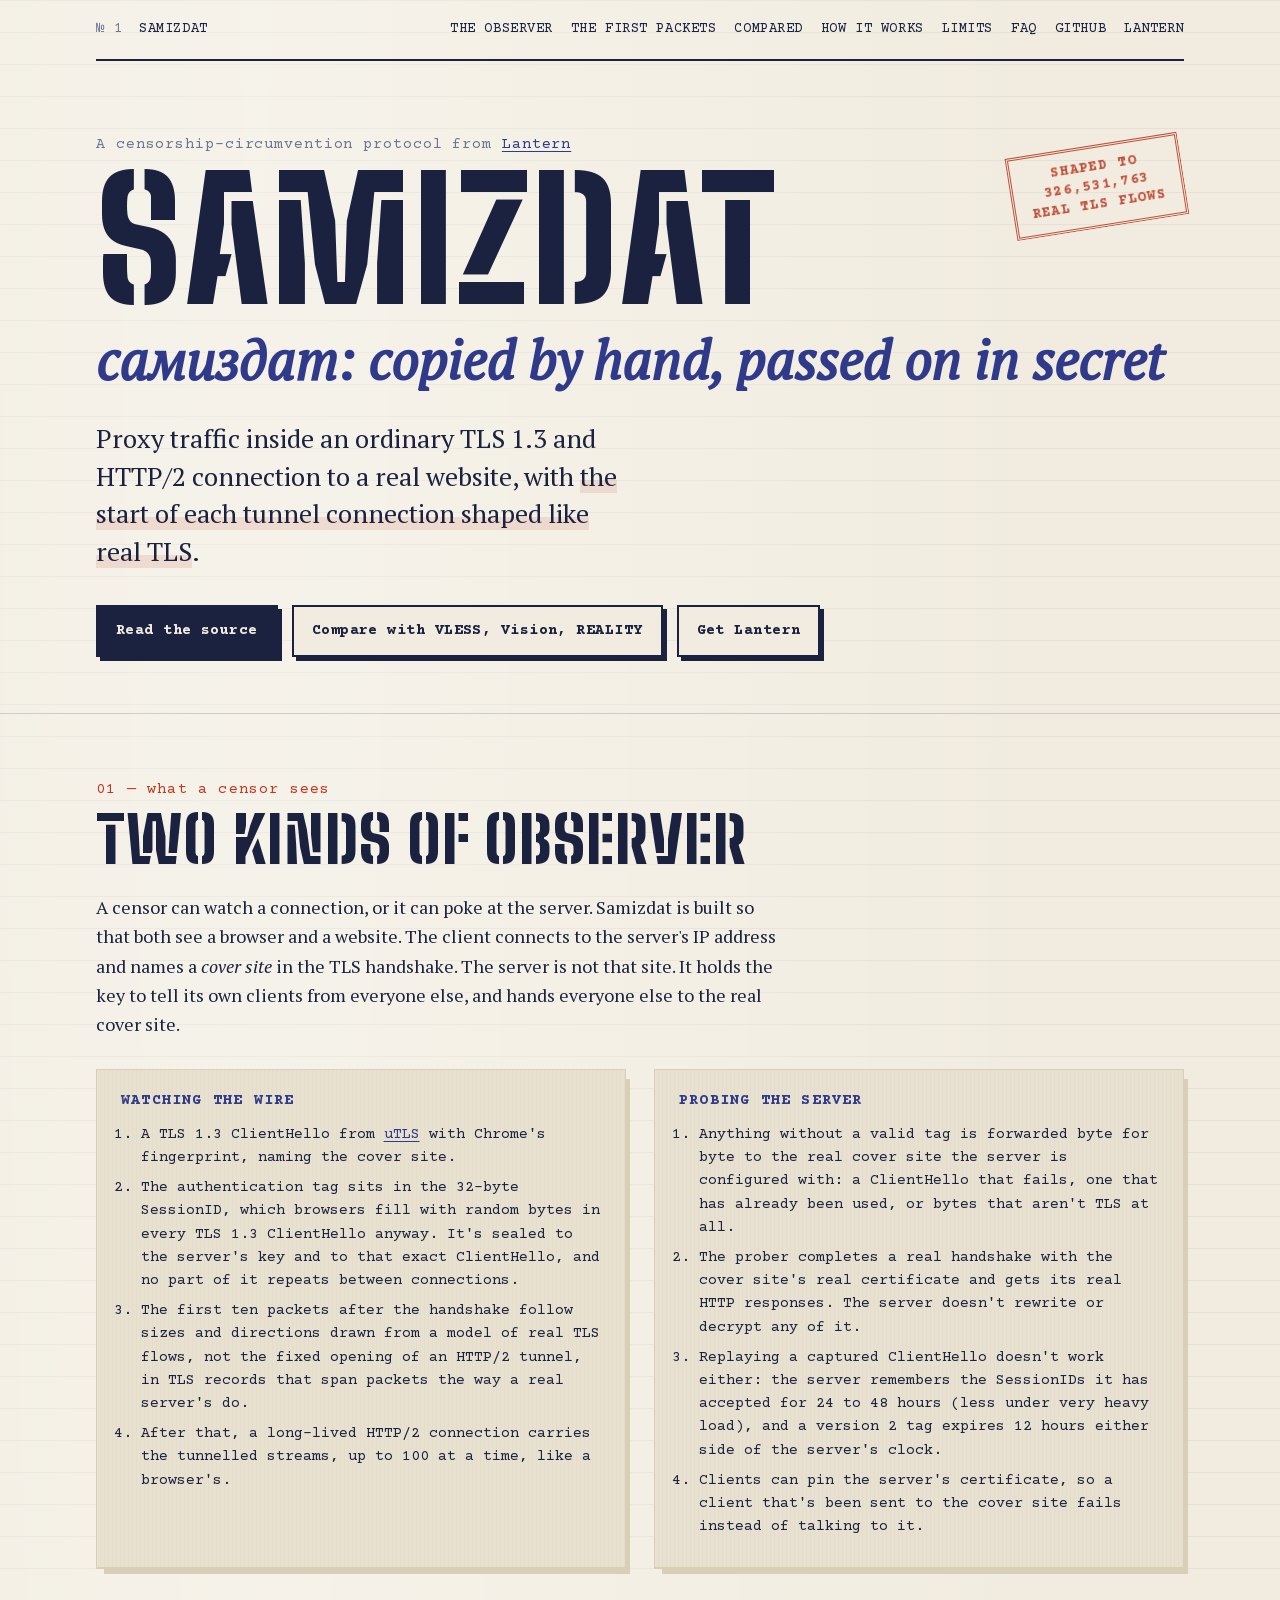
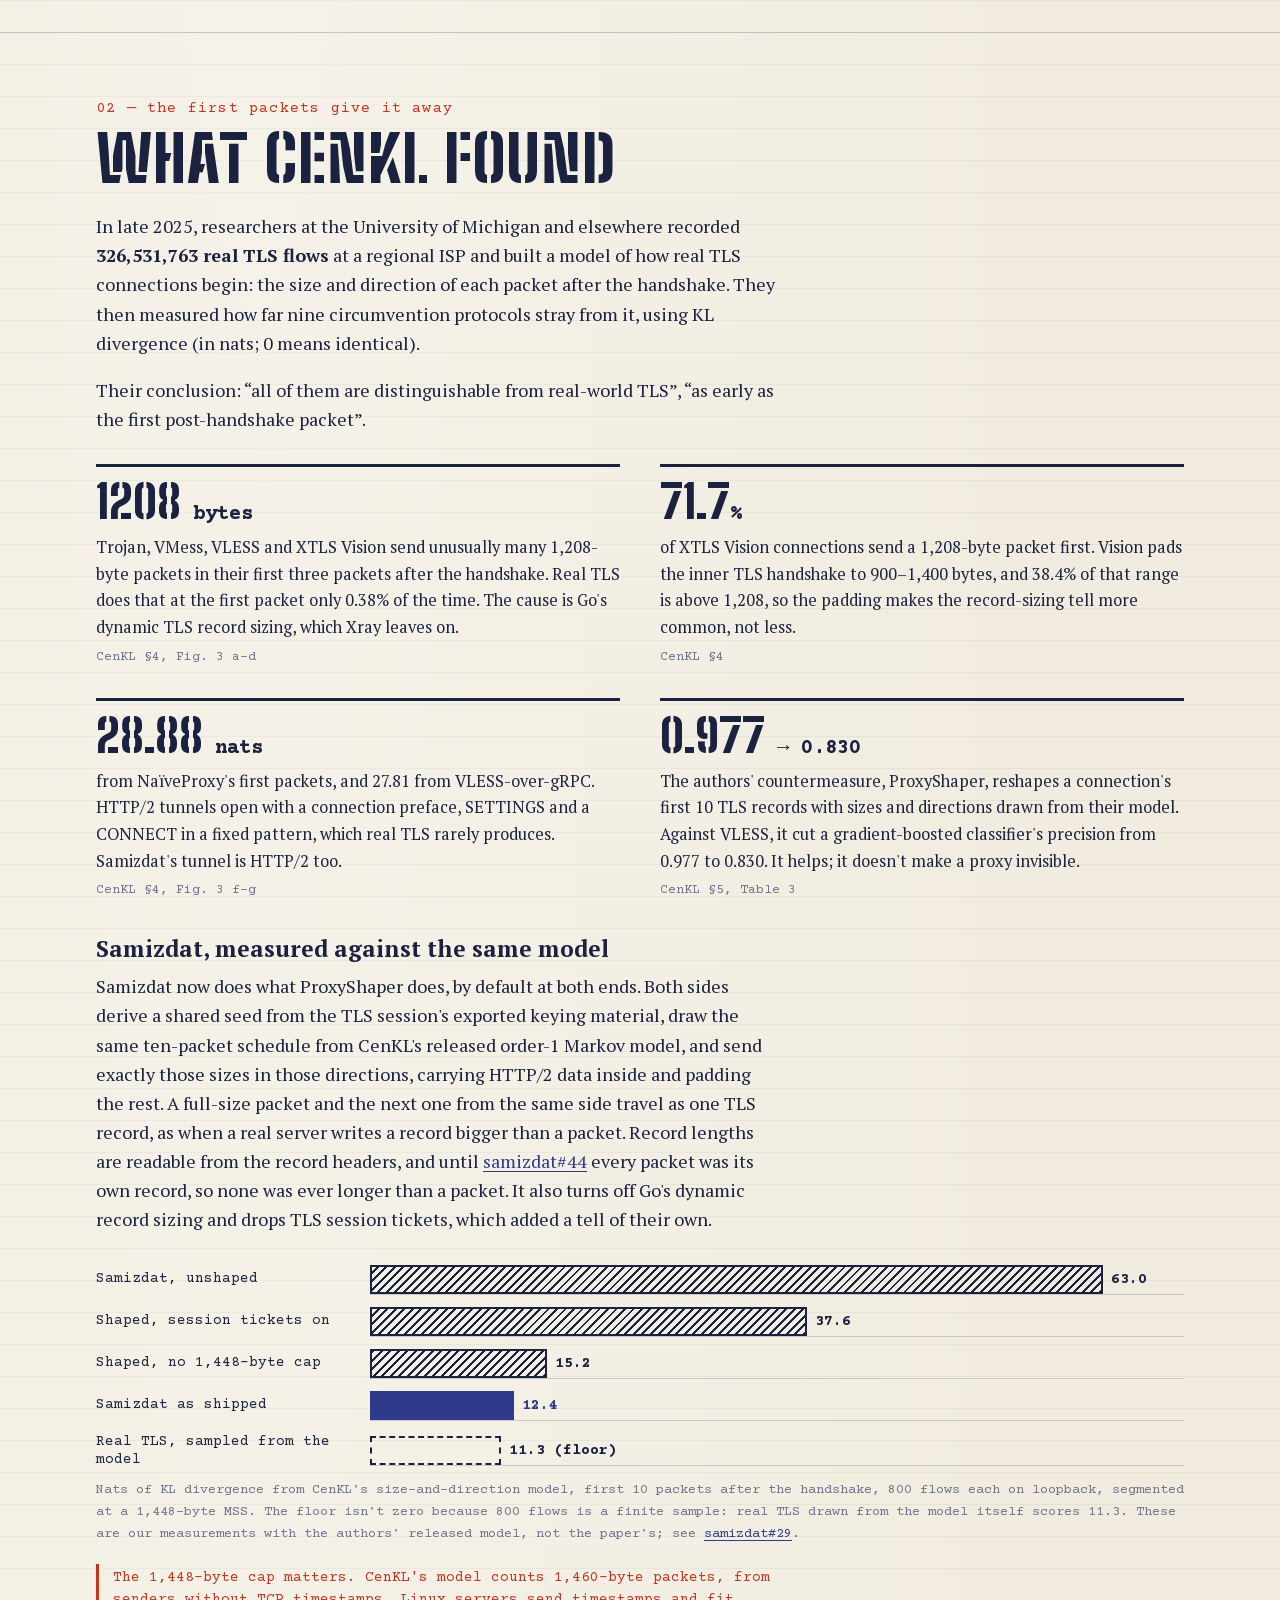
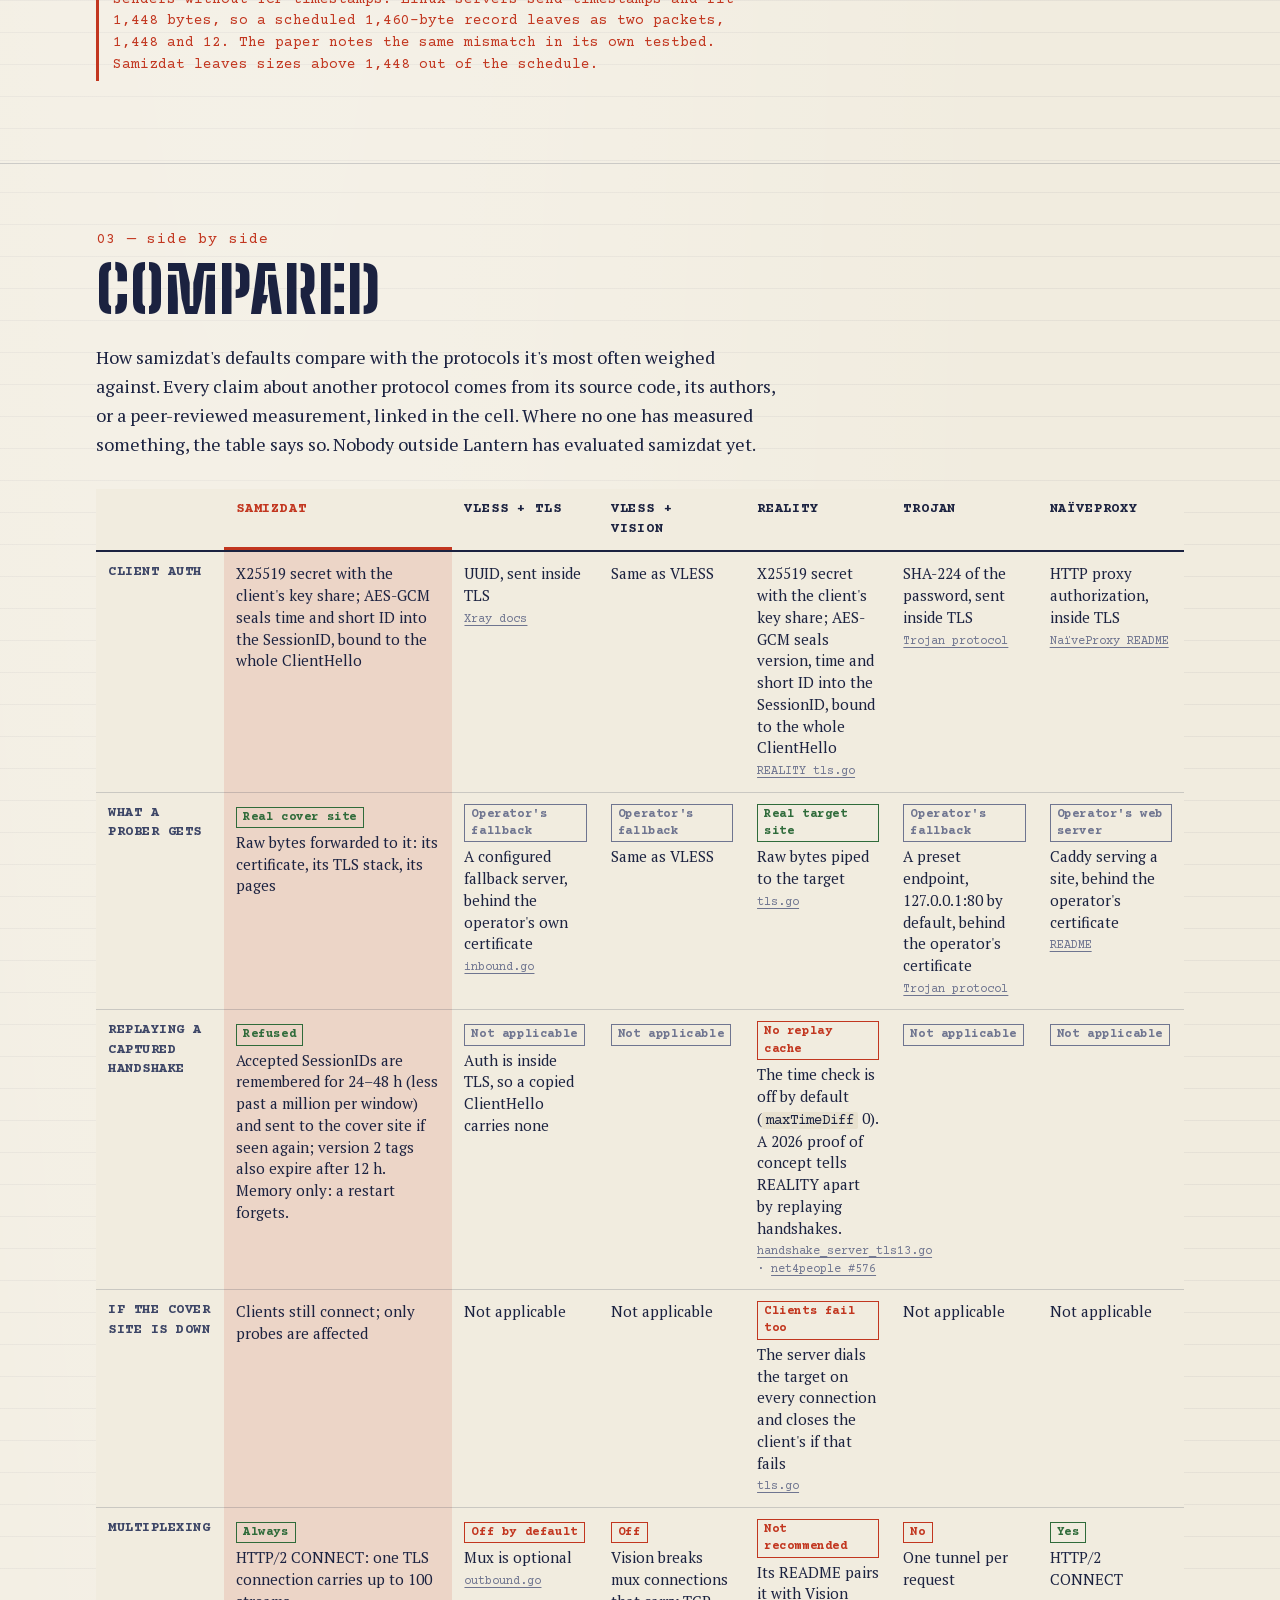
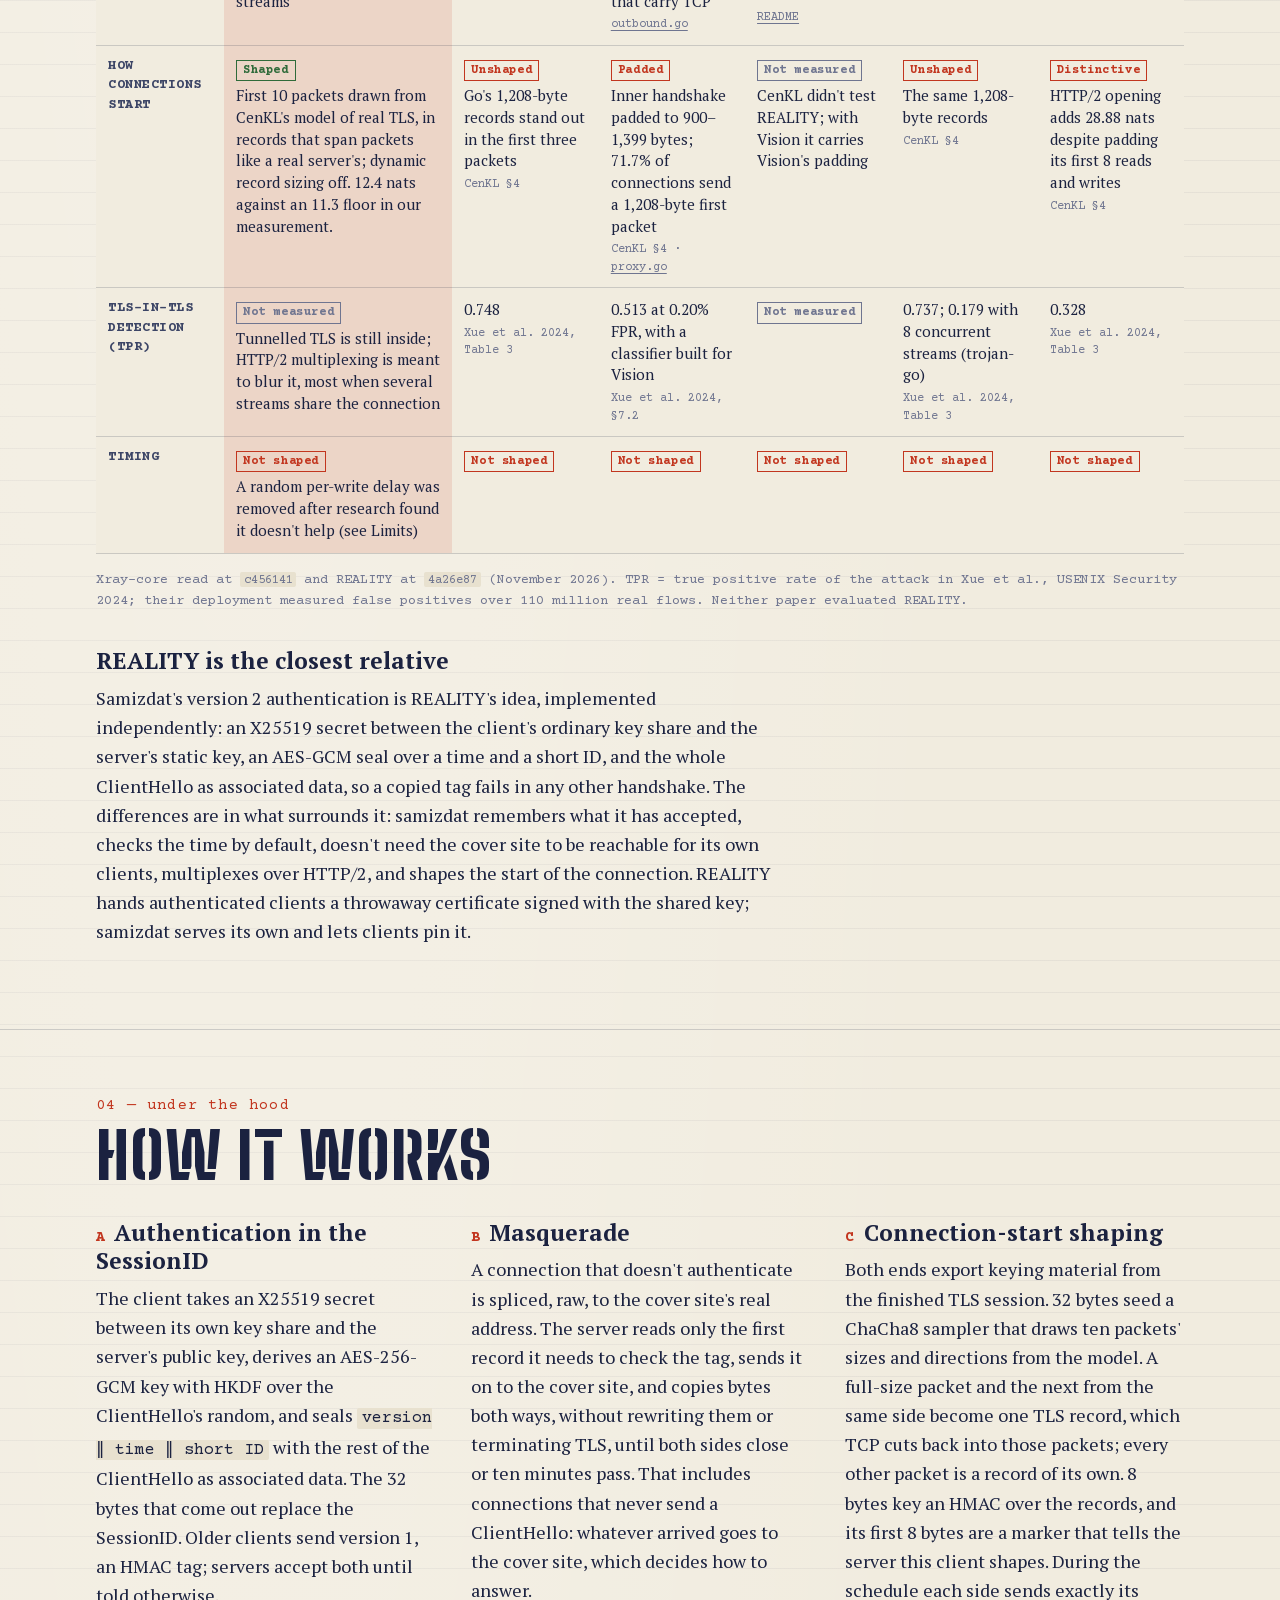
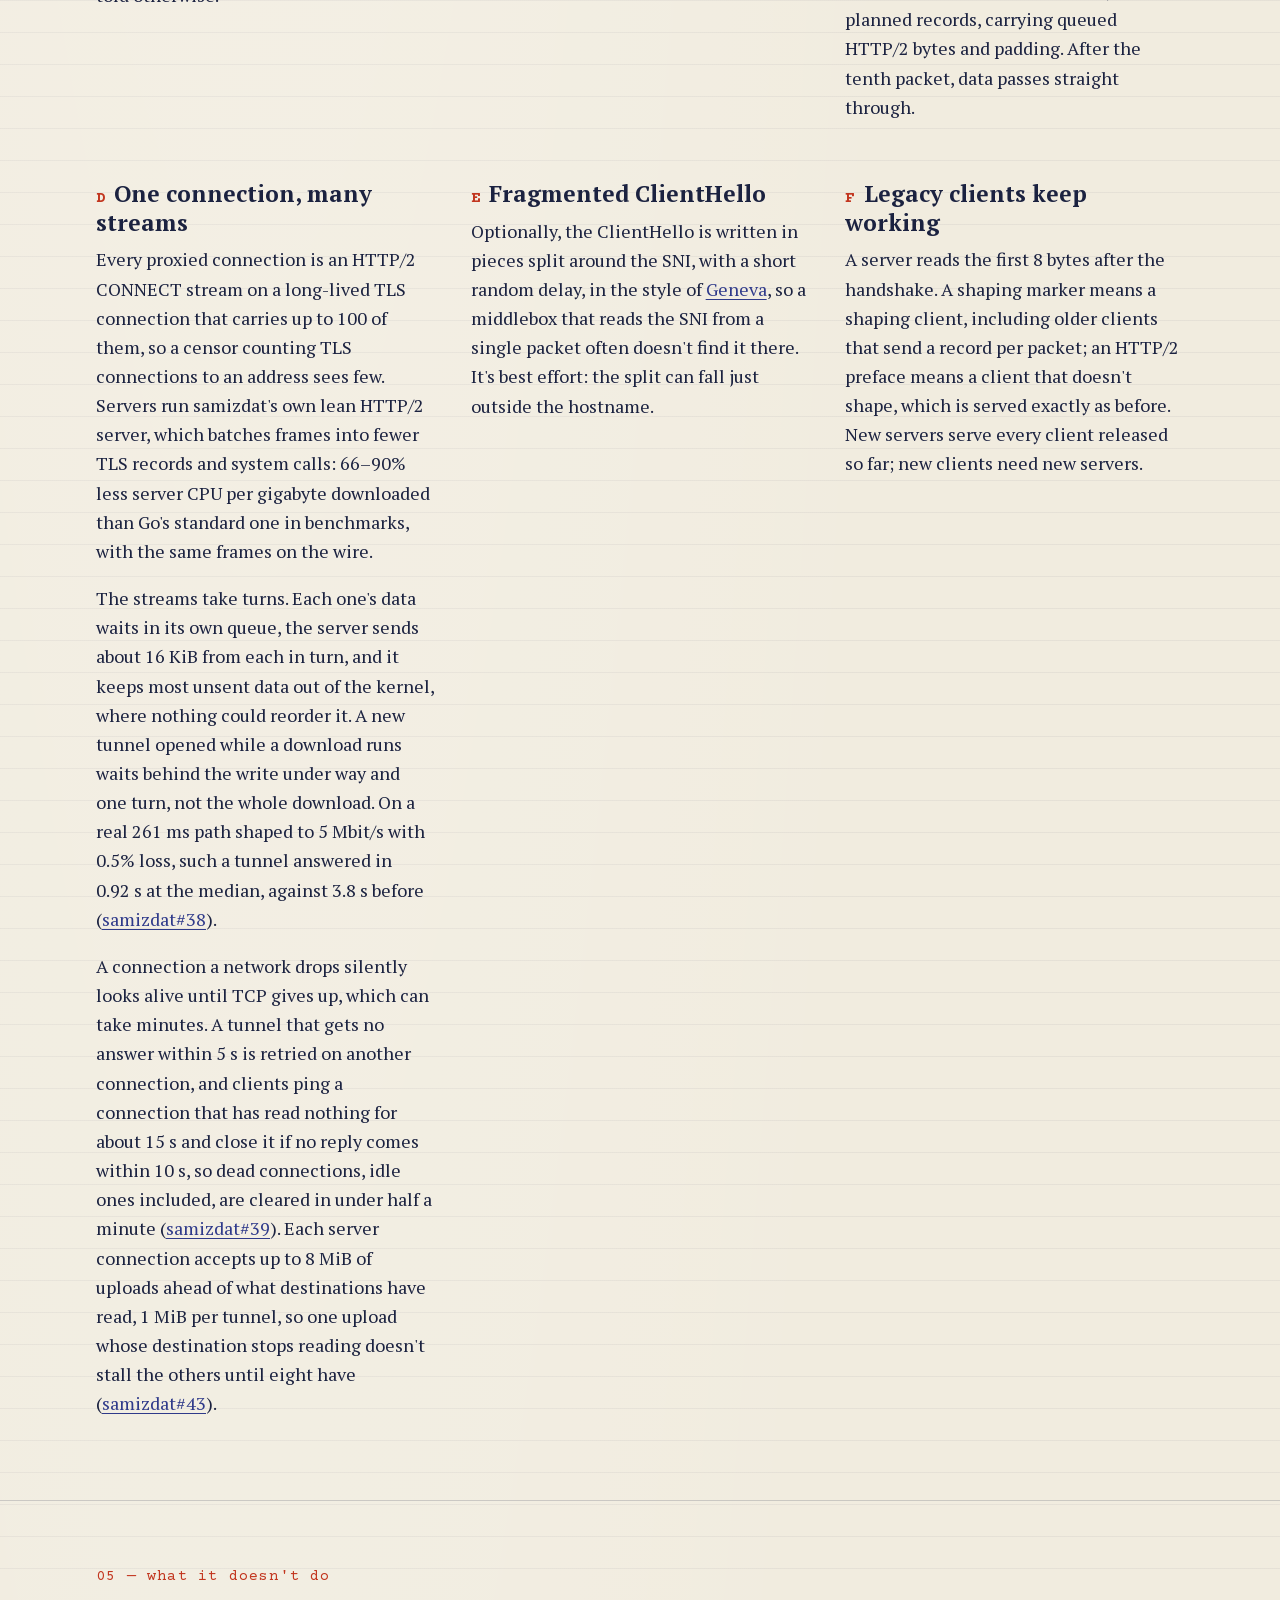
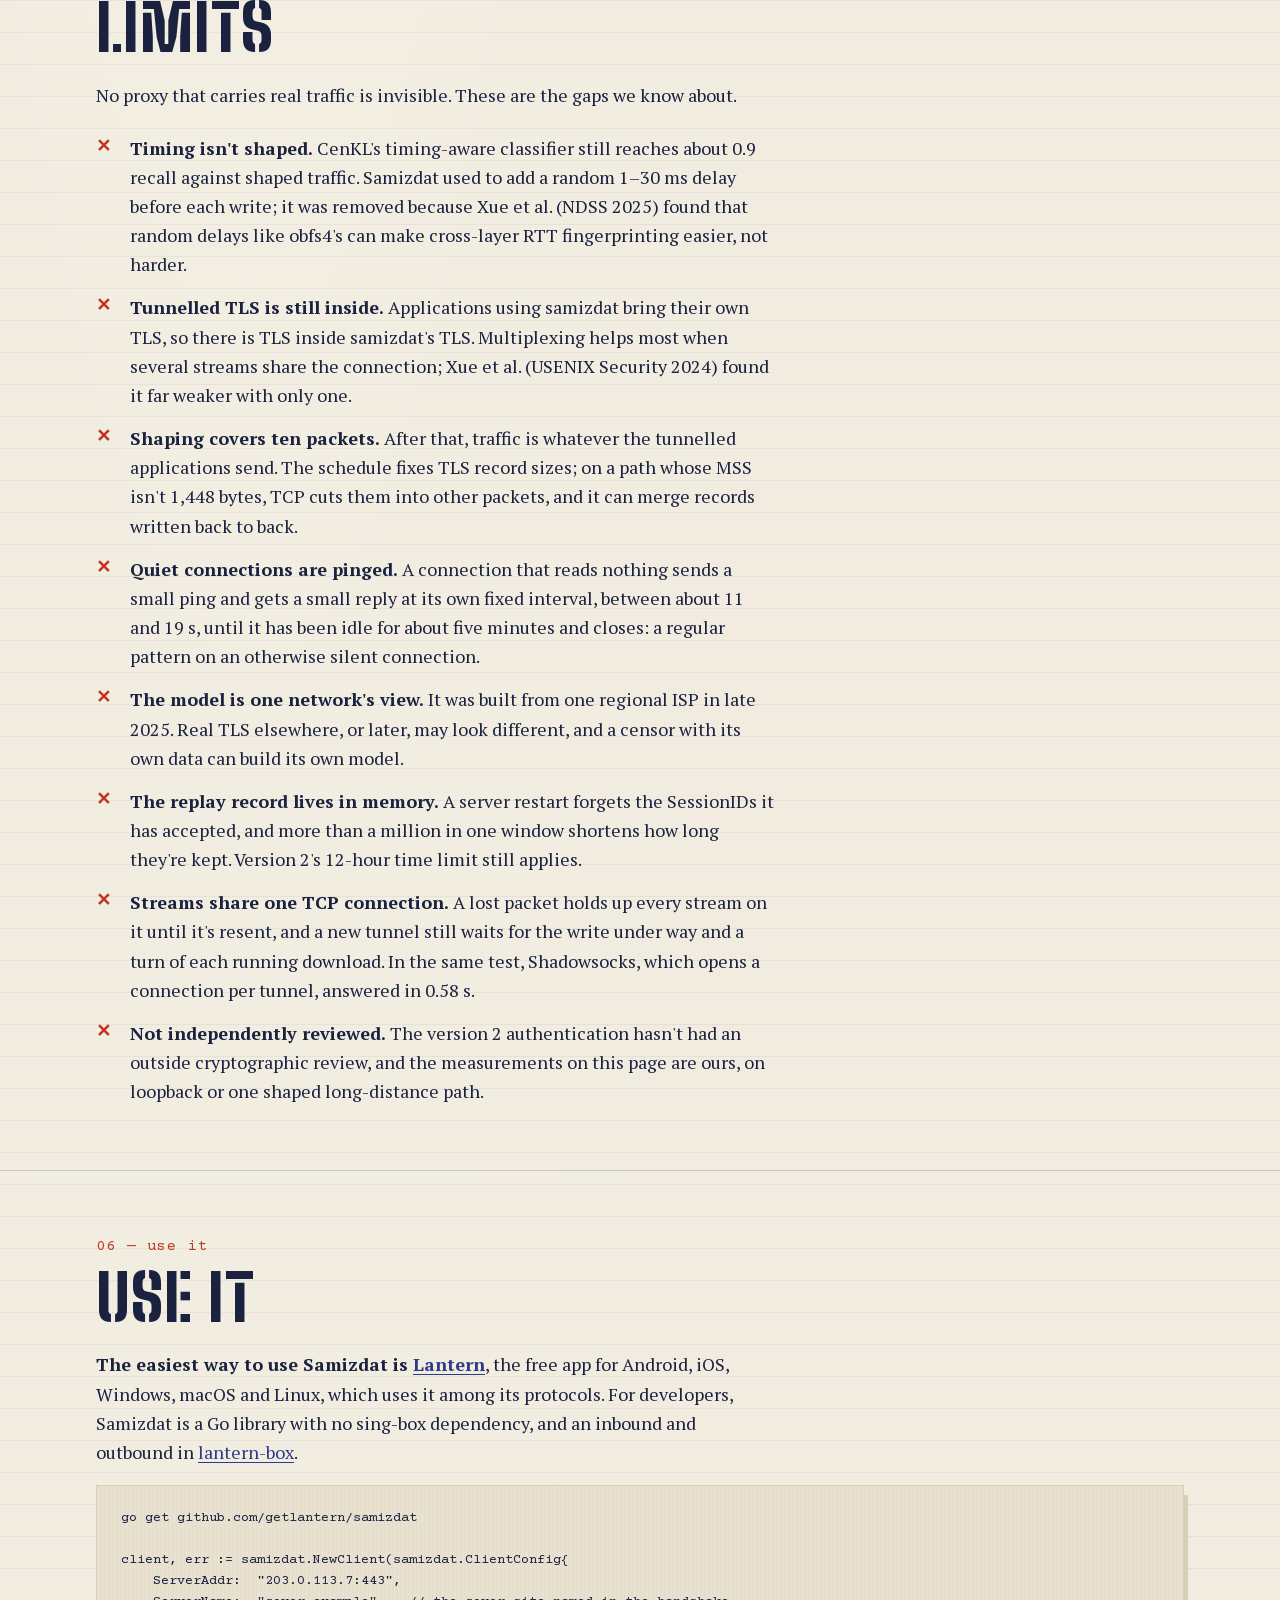
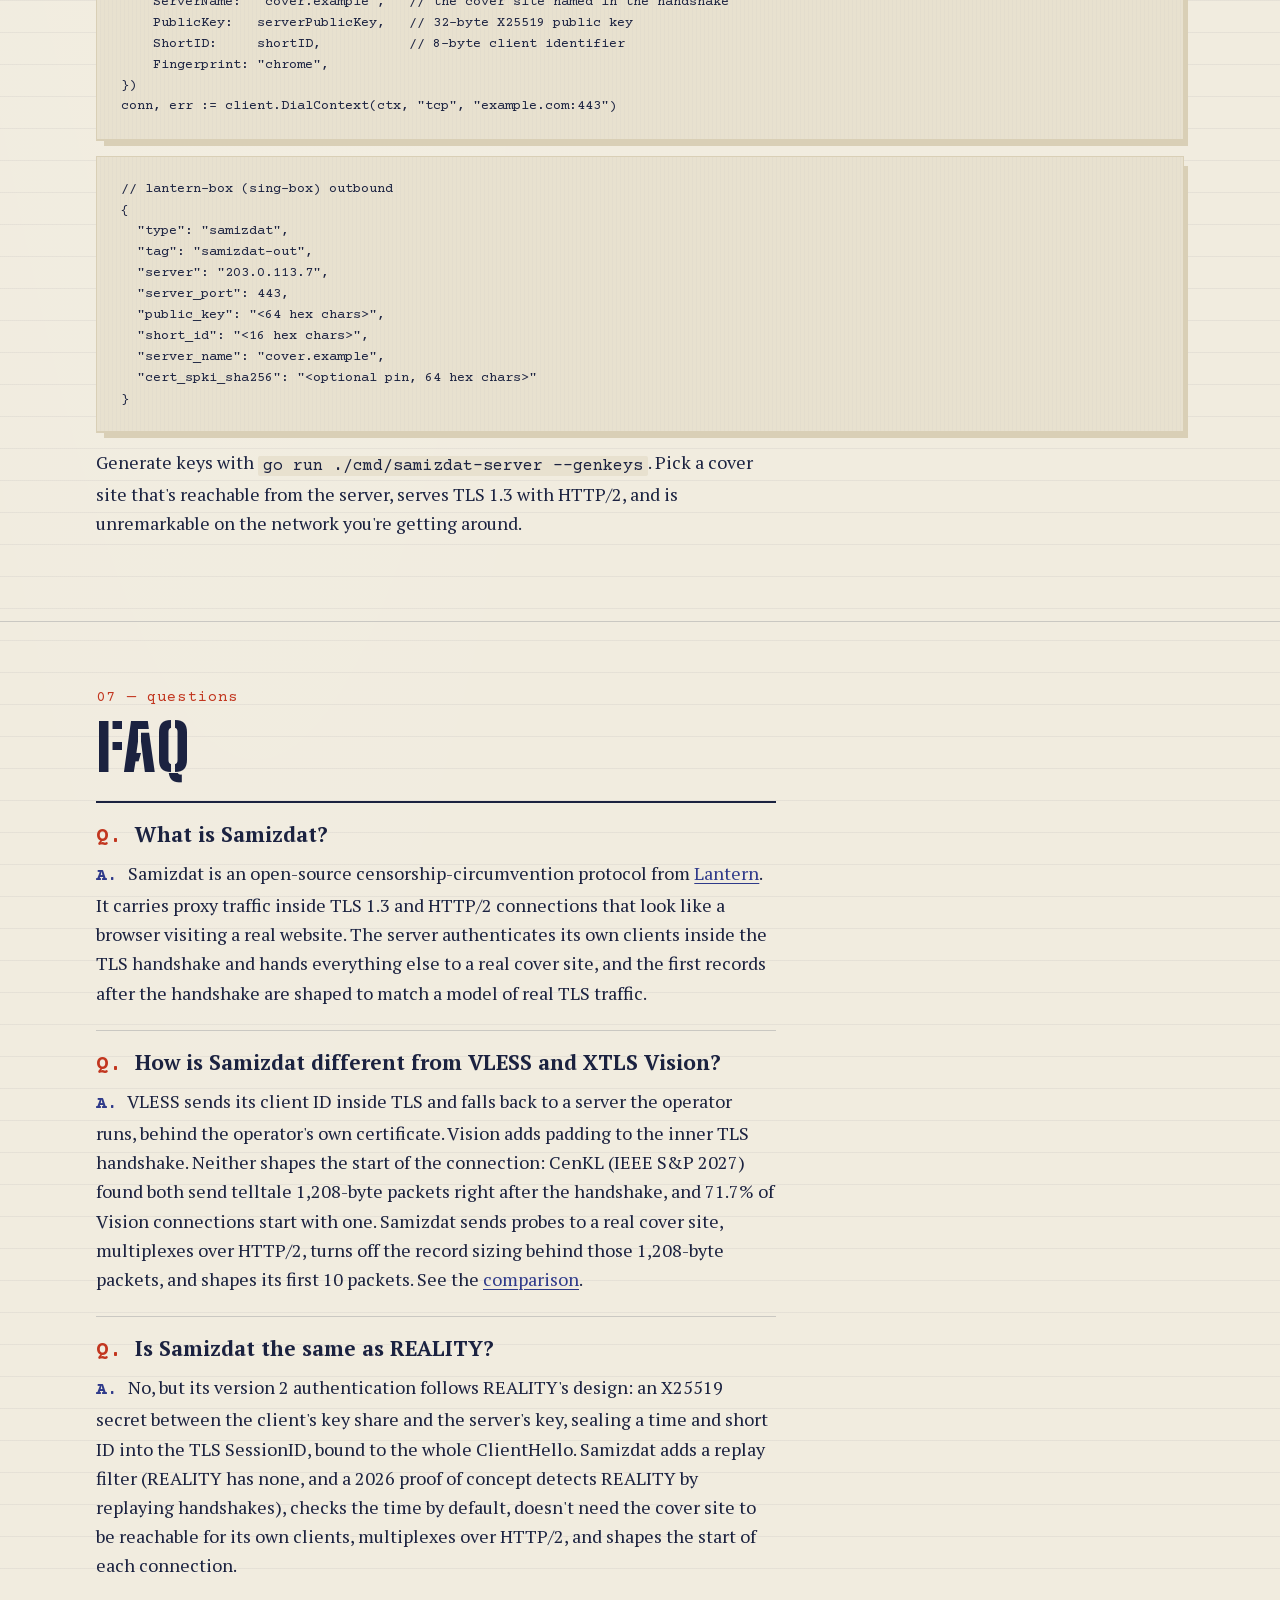
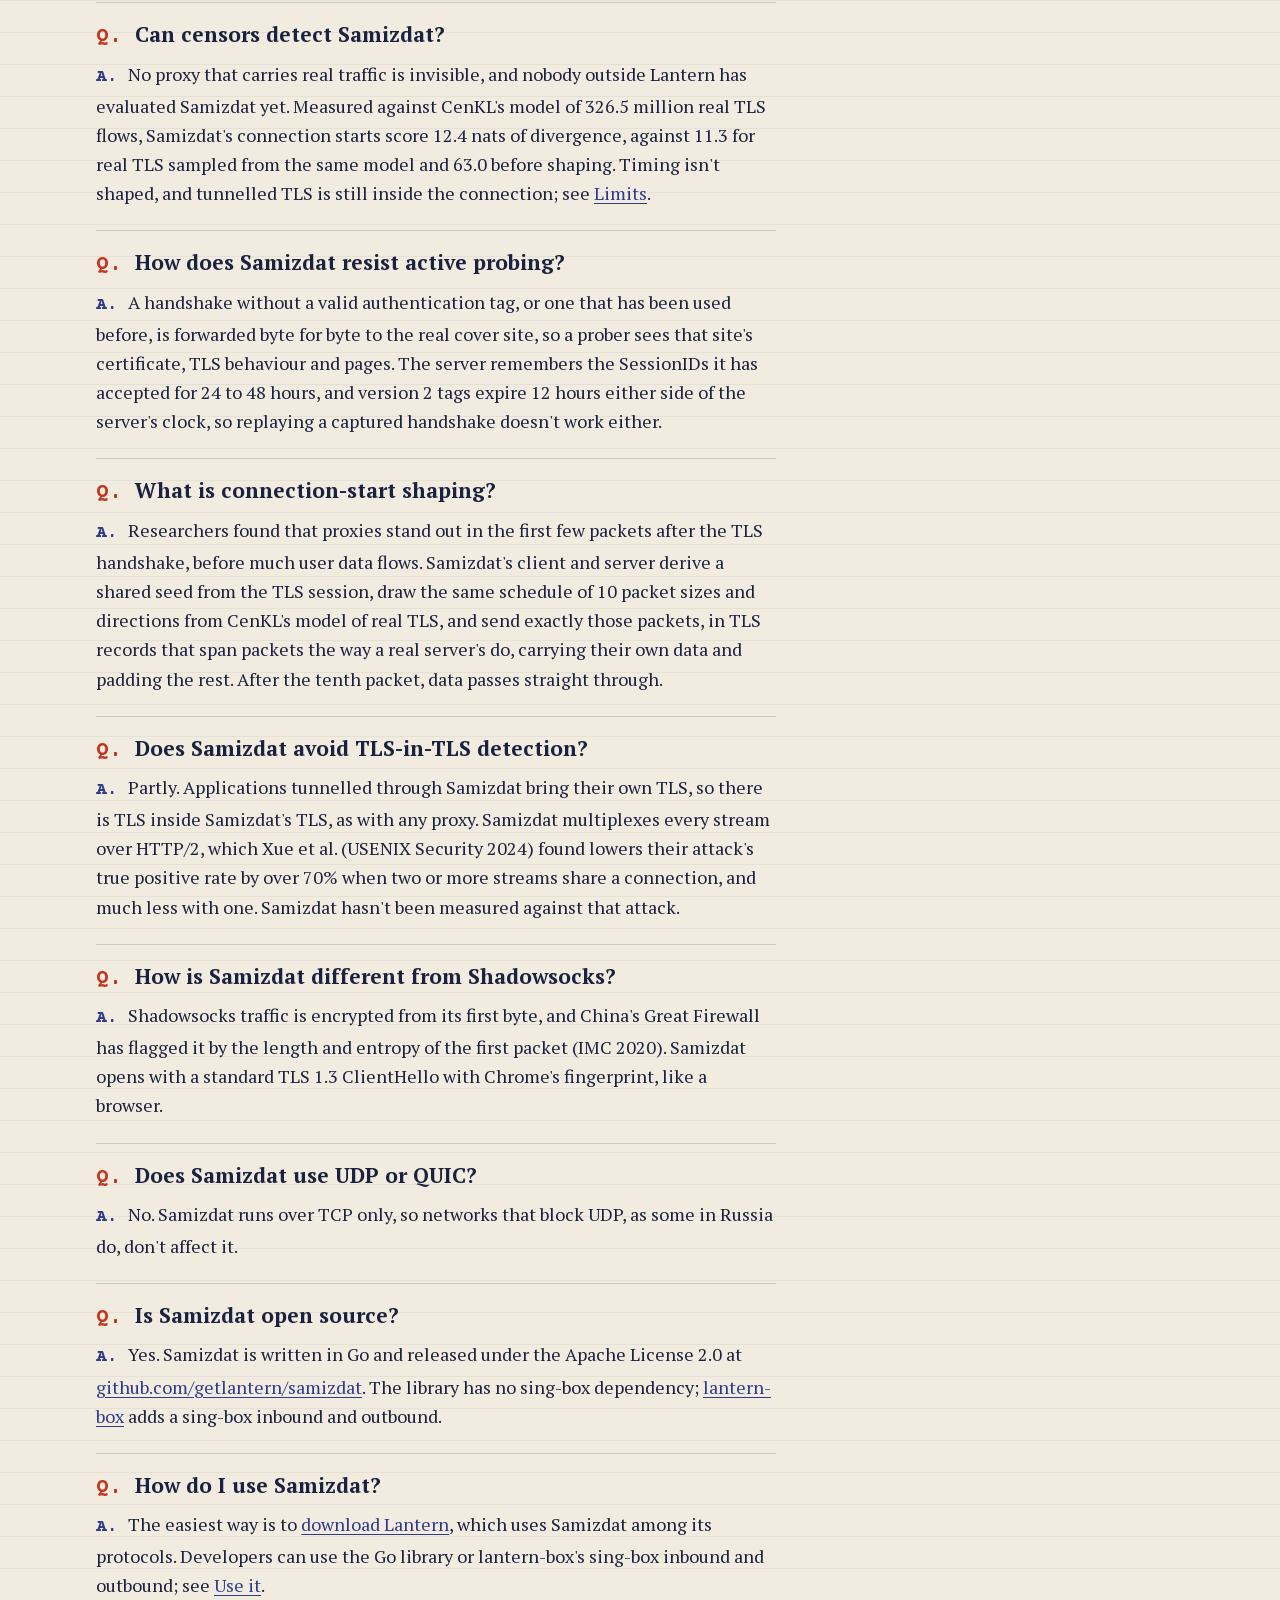
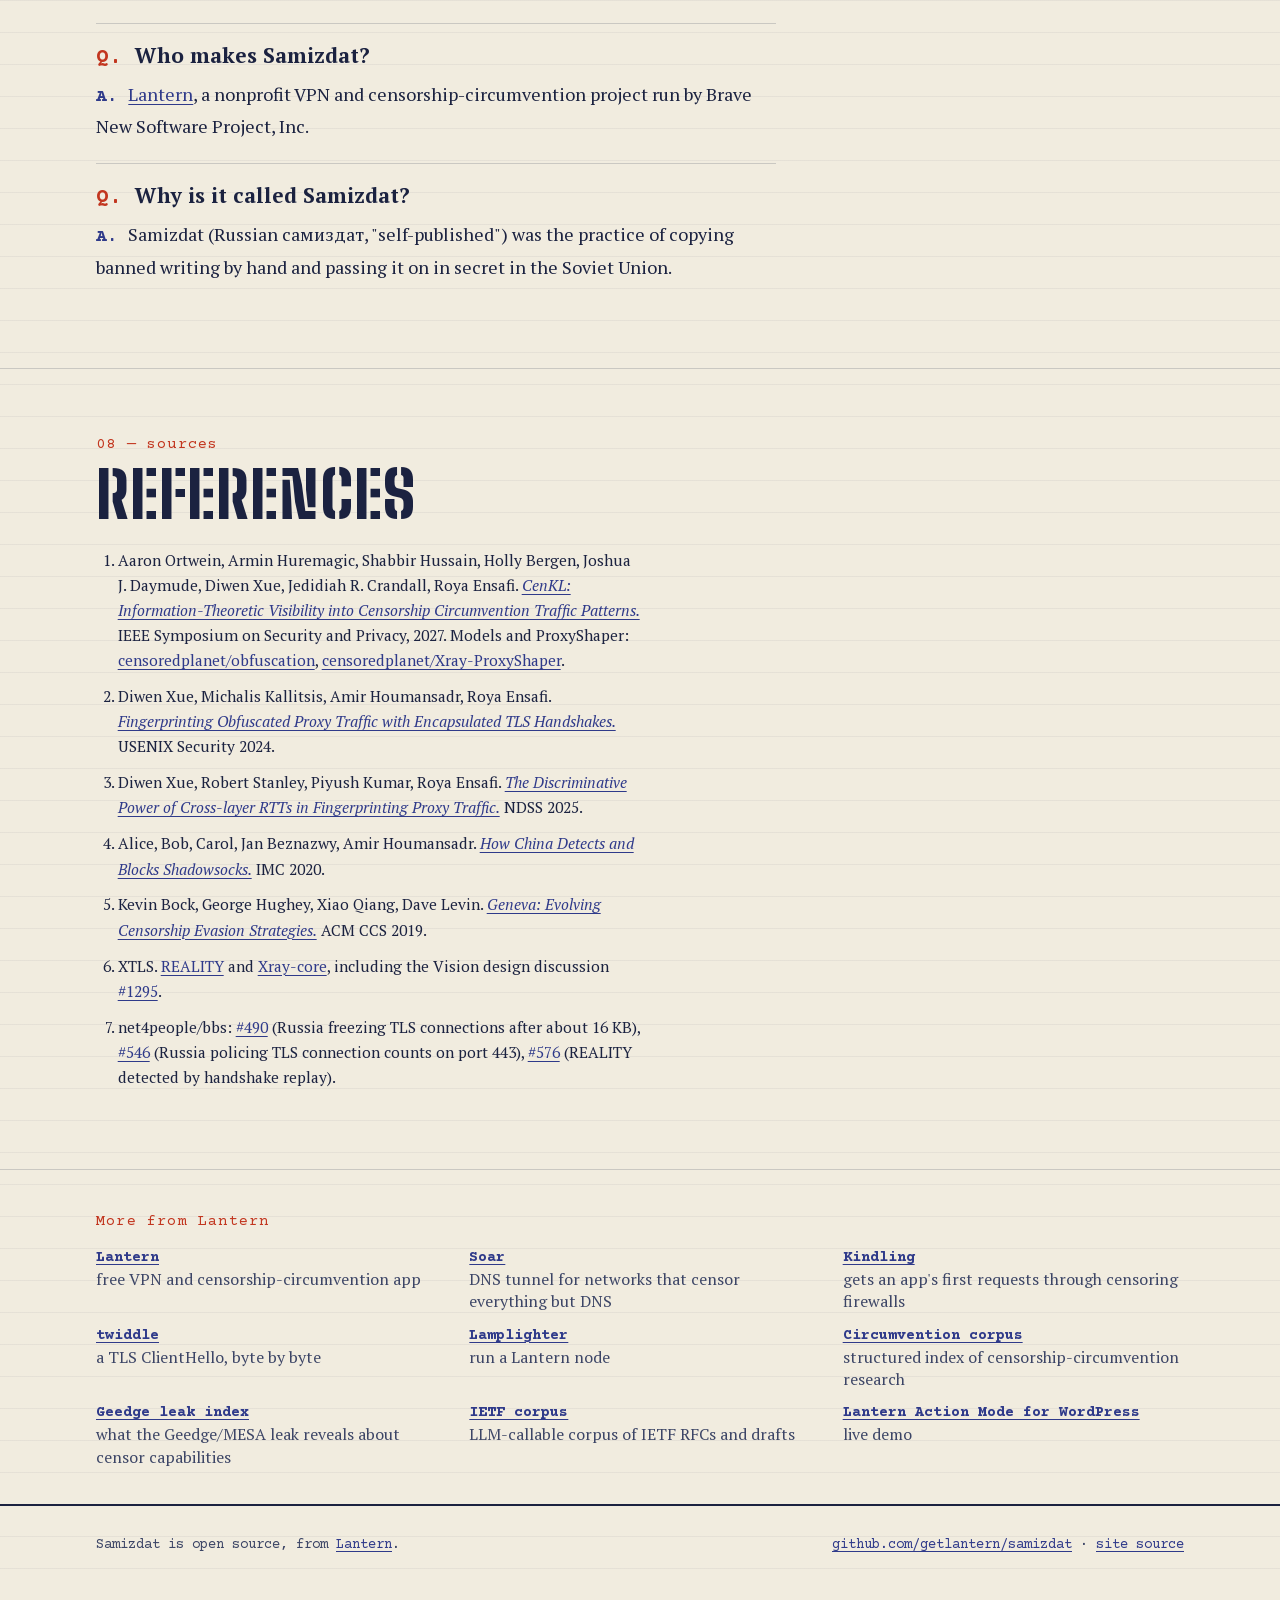
<file: index.html>
<!doctype html>
<html lang="en">
<head>
<meta charset="utf-8">
<meta name="viewport" content="width=device-width, initial-scale=1">
<title>Samizdat: a censorship-circumvention protocol from Lantern</title>
<meta name="description" content="Samizdat is an open-source censorship-circumvention protocol from Lantern. It hides proxy traffic inside a browser-like TLS 1.3 and HTTP/2 connection to a real website, shapes the start of each connection like real TLS, and compares favourably with VLESS, XTLS Vision and REALITY.">
<link rel="canonical" href="https://samizdat.lantern.io/">
<meta property="og:type" content="website">
<meta property="og:site_name" content="Samizdat">
<meta property="og:url" content="https://samizdat.lantern.io/">
<meta property="og:title" content="Samizdat: a censorship-circumvention protocol from Lantern">
<meta property="og:description" content="Proxy traffic that opens like a browser visiting a real website, measured against 326 million real TLS flows.">
<meta property="og:image" content="https://samizdat.lantern.io/og.png">
<meta property="og:image:width" content="1200">
<meta property="og:image:height" content="630">
<meta property="og:image:alt" content="Samizdat: proxy traffic shaped like real TLS">
<meta name="twitter:card" content="summary_large_image">
<meta name="twitter:title" content="Samizdat: a censorship-circumvention protocol from Lantern">
<meta name="twitter:description" content="Proxy traffic that opens like a browser visiting a real website, measured against 326 million real TLS flows.">
<meta name="twitter:image" content="https://samizdat.lantern.io/og.png">
<meta name="theme-color" content="#f1ecdf" media="(prefers-color-scheme: light)">
<meta name="theme-color" content="#14172a" media="(prefers-color-scheme: dark)">
<script type="application/ld+json">
{
 "@context": "https://schema.org",
 "@graph": [
  {
   "@type": "Organization",
   "@id": "https://lantern.io/#organization",
   "name": "Lantern",
   "legalName": "Brave New Software Project, Inc.",
   "url": "https://lantern.io",
   "sameAs": [
    "https://github.com/getlantern"
   ]
  },
  {
   "@type": "WebSite",
   "@id": "https://samizdat.lantern.io/#website",
   "url": "https://samizdat.lantern.io/",
   "name": "Samizdat",
   "publisher": {
    "@id": "https://lantern.io/#organization"
   },
   "inLanguage": "en"
  },
  {
   "@type": "WebPage",
   "@id": "https://samizdat.lantern.io/#webpage",
   "url": "https://samizdat.lantern.io/",
   "name": "Samizdat: a censorship-circumvention protocol from Lantern",
   "isPartOf": {
    "@id": "https://samizdat.lantern.io/#website"
   },
   "about": {
    "@id": "https://samizdat.lantern.io/#software"
   },
   "primaryImageOfPage": "https://samizdat.lantern.io/og.png",
   "inLanguage": "en"
  },
  {
   "@type": "SoftwareSourceCode",
   "@id": "https://samizdat.lantern.io/#software",
   "name": "Samizdat",
   "description": "Samizdat is an open-source censorship-circumvention protocol from Lantern. It carries proxy traffic inside TLS 1.3 and HTTP/2 connections that look like a browser visiting a real website. The server authenticates its own clients inside the TLS handshake and hands everything else to a real cover site, and the first records after the handshake are shaped to match a model of real TLS traffic.",
   "codeRepository": "https://github.com/getlantern/samizdat",
   "programmingLanguage": "Go",
   "license": "https://www.apache.org/licenses/LICENSE-2.0",
   "url": "https://samizdat.lantern.io/",
   "author": {
    "@id": "https://lantern.io/#organization"
   },
   "keywords": "censorship circumvention, proxy protocol, TLS, HTTP/2, REALITY, VLESS, XTLS Vision, traffic shaping, active probing"
  },
  {
   "@type": "FAQPage",
   "@id": "https://samizdat.lantern.io/#faq",
   "isPartOf": {
    "@id": "https://samizdat.lantern.io/#webpage"
   },
   "mainEntity": [
    {
     "@type": "Question",
     "name": "What is Samizdat?",
     "acceptedAnswer": {
      "@type": "Answer",
      "text": "Samizdat is an open-source censorship-circumvention protocol from Lantern. It carries proxy traffic inside TLS 1.3 and HTTP/2 connections that look like a browser visiting a real website. The server authenticates its own clients inside the TLS handshake and hands everything else to a real cover site, and the first records after the handshake are shaped to match a model of real TLS traffic."
     }
    },
    {
     "@type": "Question",
     "name": "How is Samizdat different from VLESS and XTLS Vision?",
     "acceptedAnswer": {
      "@type": "Answer",
      "text": "VLESS sends its client ID inside TLS and falls back to a server the operator runs, behind the operator's own certificate. Vision adds padding to the inner TLS handshake. Neither shapes the start of the connection: CenKL (IEEE S&P 2027) found both send telltale 1,208-byte packets right after the handshake, and 71.7% of Vision connections start with one. Samizdat sends probes to a real cover site, multiplexes over HTTP/2, turns off the record sizing behind those 1,208-byte packets, and shapes its first 10 packets. See the comparison."
     }
    },
    {
     "@type": "Question",
     "name": "Is Samizdat the same as REALITY?",
     "acceptedAnswer": {
      "@type": "Answer",
      "text": "No, but its version 2 authentication follows REALITY's design: an X25519 secret between the client's key share and the server's key, sealing a time and short ID into the TLS SessionID, bound to the whole ClientHello. Samizdat adds a replay filter (REALITY has none, and a 2026 proof of concept detects REALITY by replaying handshakes), checks the time by default, doesn't need the cover site to be reachable for its own clients, multiplexes over HTTP/2, and shapes the start of each connection."
     }
    },
    {
     "@type": "Question",
     "name": "Can censors detect Samizdat?",
     "acceptedAnswer": {
      "@type": "Answer",
      "text": "No proxy that carries real traffic is invisible, and nobody outside Lantern has evaluated Samizdat yet. Measured against CenKL's model of 326.5 million real TLS flows, Samizdat's connection starts score 12.4 nats of divergence, against 11.3 for real TLS sampled from the same model and 63.0 before shaping. Timing isn't shaped, and tunnelled TLS is still inside the connection; see Limits."
     }
    },
    {
     "@type": "Question",
     "name": "How does Samizdat resist active probing?",
     "acceptedAnswer": {
      "@type": "Answer",
      "text": "A handshake without a valid authentication tag, or one that has been used before, is forwarded byte for byte to the real cover site, so a prober sees that site's certificate, TLS behaviour and pages. The server remembers the SessionIDs it has accepted for 24 to 48 hours, and version 2 tags expire 12 hours either side of the server's clock, so replaying a captured handshake doesn't work either."
     }
    },
    {
     "@type": "Question",
     "name": "What is connection-start shaping?",
     "acceptedAnswer": {
      "@type": "Answer",
      "text": "Researchers found that proxies stand out in the first few packets after the TLS handshake, before much user data flows. Samizdat's client and server derive a shared seed from the TLS session, draw the same schedule of 10 packet sizes and directions from CenKL's model of real TLS, and send exactly those packets, in TLS records that span packets the way a real server's do, carrying their own data and padding the rest. After the tenth packet, data passes straight through."
     }
    },
    {
     "@type": "Question",
     "name": "Does Samizdat avoid TLS-in-TLS detection?",
     "acceptedAnswer": {
      "@type": "Answer",
      "text": "Partly. Applications tunnelled through Samizdat bring their own TLS, so there is TLS inside Samizdat's TLS, as with any proxy. Samizdat multiplexes every stream over HTTP/2, which Xue et al. (USENIX Security 2024) found lowers their attack's true positive rate by over 70% when two or more streams share a connection, and much less with one. Samizdat hasn't been measured against that attack."
     }
    },
    {
     "@type": "Question",
     "name": "How is Samizdat different from Shadowsocks?",
     "acceptedAnswer": {
      "@type": "Answer",
      "text": "Shadowsocks traffic is encrypted from its first byte, and China's Great Firewall has flagged it by the length and entropy of the first packet (IMC 2020). Samizdat opens with a standard TLS 1.3 ClientHello with Chrome's fingerprint, like a browser."
     }
    },
    {
     "@type": "Question",
     "name": "Does Samizdat use UDP or QUIC?",
     "acceptedAnswer": {
      "@type": "Answer",
      "text": "No. Samizdat runs over TCP only, so networks that block UDP, as some in Russia do, don't affect it."
     }
    },
    {
     "@type": "Question",
     "name": "Is Samizdat open source?",
     "acceptedAnswer": {
      "@type": "Answer",
      "text": "Yes. Samizdat is written in Go and released under the Apache License 2.0 at github.com/getlantern/samizdat. The library has no sing-box dependency; lantern-box adds a sing-box inbound and outbound."
     }
    },
    {
     "@type": "Question",
     "name": "How do I use Samizdat?",
     "acceptedAnswer": {
      "@type": "Answer",
      "text": "The easiest way is to download Lantern, which uses Samizdat among its protocols. Developers can use the Go library or lantern-box's sing-box inbound and outbound; see Use it."
     }
    },
    {
     "@type": "Question",
     "name": "Who makes Samizdat?",
     "acceptedAnswer": {
      "@type": "Answer",
      "text": "Lantern, a nonprofit VPN and censorship-circumvention project run by Brave New Software Project, Inc."
     }
    },
    {
     "@type": "Question",
     "name": "Why is it called Samizdat?",
     "acceptedAnswer": {
      "@type": "Answer",
      "text": "Samizdat (Russian самиздат, \"self-published\") was the practice of copying banned writing by hand and passing it on in secret in the Soviet Union."
     }
    }
   ]
  }
 ]
}
</script>
<meta name="color-scheme" content="light dark">
<link rel="icon" href="favicon.svg" type="image/svg+xml">
<link rel="stylesheet" href="fonts.css">
<style>
:root {
  --paper: #f1ecdf;
  --paper-2: #e8e1cf;
  --paper-edge: #d9cfb6;
  --ink: #1b2240;
  --ink-soft: #3c4566;
  --ink-faint: #6f7590;
  --carbon: #2f3a8a;
  --pencil: #c2361f;
  --pencil-soft: rgba(194, 54, 31, .12);
  --rule: rgba(27, 34, 64, .18);
  --line: rgba(27, 34, 64, .055);
  --good: #2f6b3a;
  --serif: 'PT Serif', Georgia, serif;
  --type: 'Courier Prime', 'Courier New', monospace;
  --stencil: 'Big Shoulders Stencil', 'PT Serif', serif;
  --measure: 68ch;
}
@media (prefers-color-scheme: dark) {
  :root:not([data-theme="light"]) {
    --paper: #14172a;
    --paper-2: #1b1f37;
    --paper-edge: #2a2f4d;
    --ink: #e7e2d3;
    --ink-soft: #c3bfb2;
    --ink-faint: #8e8c99;
    --carbon: #9aa6ff;
    --pencil: #ff7a5c;
    --pencil-soft: rgba(255, 122, 92, .14);
    --rule: rgba(231, 226, 211, .16);
    --line: rgba(231, 226, 211, .04);
    --good: #8fd19b;
  }
}
:root[data-theme="dark"] {
  --paper: #14172a; --paper-2: #1b1f37; --paper-edge: #2a2f4d;
  --ink: #e7e2d3; --ink-soft: #c3bfb2; --ink-faint: #8e8c99;
  --carbon: #9aa6ff; --pencil: #ff7a5c; --pencil-soft: rgba(255,122,92,.14);
  --rule: rgba(231,226,211,.16); --line: rgba(231,226,211,.04); --good: #8fd19b;
}

* { box-sizing: border-box; }
html { -webkit-text-size-adjust: 100%; }
body {
  margin: 0;
  background-color: var(--paper);
  background-image:
    radial-gradient(ellipse at 20% 0%, rgba(255,255,255,.35), transparent 55%),
    repeating-linear-gradient(0deg, transparent 0 31px, var(--line) 31px 32px);
  background-size: auto, 100% 32px;
  color: var(--ink);
  font: 400 18px/1.62 var(--serif);
  font-kerning: normal;
}
@media (prefers-color-scheme: dark) {
  :root:not([data-theme="light"]) body { background-image: radial-gradient(ellipse at 20% 0%, rgba(154,166,255,.08), transparent 55%), repeating-linear-gradient(0deg, transparent 0 31px, var(--line) 31px 32px); }
}
a { color: var(--carbon); text-decoration-thickness: 1px; text-underline-offset: 3px; }
a:hover { color: var(--pencil); }
code, kbd, pre, .type { font-family: var(--type); }
code { font-size: .92em; background: var(--paper-2); padding: .05em .3em; border-radius: 2px; }

.wrap { max-width: 1120px; margin: 0 auto; padding: 0 16px; }
.col { max-width: var(--measure); }

/* Masthead */
.mast {
  display: flex; justify-content: space-between; align-items: center; gap: 16px;
  padding: 18px 0; border-bottom: 2px solid var(--ink);
  font-family: var(--type); font-size: 14px; letter-spacing: .04em; text-transform: uppercase;
}
.mast nav { display: flex; gap: 18px; flex-wrap: wrap; justify-content: flex-end; }
.mast a { color: var(--ink); text-decoration: none; }
.mast a:hover { color: var(--pencil); }
.mast .no { color: var(--ink-faint); }

/* Hero */
.hero { padding: 72px 0 56px; position: relative; }
.hero .kicker { font-family: var(--type); color: var(--ink-faint); font-size: 15px; letter-spacing: .06em; }
.hero h1 {
  font-family: var(--stencil); font-weight: 900; text-transform: uppercase;
  font-size: clamp(64px, 14vw, 168px); line-height: .86; letter-spacing: .01em;
  margin: 10px 0 0; color: var(--ink);
}
.hero h1 .ru {
  display: block; font-family: var(--serif); font-weight: 700; text-transform: none; font-style: italic;
  font-size: .32em; letter-spacing: 0; line-height: 1.2; color: var(--carbon); margin-top: .3em;
}
.hero .lede { font-size: clamp(20px, 2.6vw, 26px); line-height: 1.45; max-width: 38ch; margin: 28px 0 0; }
.hero .lede em { font-style: normal; background: linear-gradient(transparent 62%, var(--pencil-soft) 62%); }
.stamp {
  position: absolute; right: 0; top: 84px; transform: rotate(-9deg);
  border: 3px double var(--pencil); color: var(--pencil); padding: 10px 16px;
  font-family: var(--type); font-weight: 700; font-size: 14px; letter-spacing: .12em; text-transform: uppercase; line-height: 1.35;
  text-align: center; opacity: .85; mix-blend-mode: multiply;
}
@media (prefers-color-scheme: dark) { :root:not([data-theme="light"]) .stamp { mix-blend-mode: normal; } }
.cta { display: flex; gap: 14px; flex-wrap: wrap; margin-top: 34px; }
.btn {
  font-family: var(--type); font-weight: 700; font-size: 15px; letter-spacing: .03em;
  padding: 12px 18px; border: 2px solid var(--ink); color: var(--ink); text-decoration: none; background: var(--paper);
  box-shadow: 4px 4px 0 var(--ink); transition: transform .12s, box-shadow .12s;
}
.btn:hover { transform: translate(2px,2px); box-shadow: 2px 2px 0 var(--ink); color: var(--ink); }
.btn.primary { background: var(--ink); color: var(--paper); }
.btn.primary:hover { color: var(--paper); }

/* Typed sheet: the carbon-copy card */
.sheet {
  background: var(--paper-2); border: 1px solid var(--paper-edge);
  box-shadow: 0 1px 0 var(--paper-edge), 6px 8px 0 -2px var(--paper-edge);
  padding: 22px 24px; font-family: var(--type); font-size: 15px; line-height: 1.55; position: relative;
}
.sheet::before {
  content: ""; position: absolute; inset: 0; pointer-events: none;
  background: repeating-linear-gradient(90deg, transparent 0 3px, rgba(47,58,138,.025) 3px 4px);
}

section { padding: 64px 0; border-top: 1px solid var(--rule); }
section > .wrap > h2, .h2 {
  font-family: var(--stencil); font-weight: 900; text-transform: uppercase; letter-spacing: .015em;
  font-size: clamp(38px, 6vw, 64px); line-height: .95; margin: 0 0 22px;
}
.num { font-family: var(--type); color: var(--pencil); font-size: 15px; letter-spacing: .08em; display: block; margin-bottom: 8px; }
h3 { font-family: var(--serif); font-size: 23px; line-height: 1.25; margin: 34px 0 8px; }
p { margin: 0 0 1em; }

.note {
  font-family: var(--type); font-size: 14.5px; line-height: 1.5; color: var(--pencil);
  border-left: 3px solid var(--pencil); padding: 4px 0 4px 14px; margin: 18px 0;
}

/* Two observers */
.observers { display: grid; grid-template-columns: 1fr 1fr; gap: 28px; margin-top: 30px; }
.observers .sheet h3 { font-family: var(--type); font-size: 15px; text-transform: uppercase; letter-spacing: .08em; margin: 0 0 12px; color: var(--carbon); }
.observers ol { margin: 0; padding-left: 1.3em; }
.observers li { margin-bottom: .45em; }

/* Bar chart */
.chart { margin: 30px 0 10px; display: grid; gap: 12px; }
.bar { display: grid; grid-template-columns: minmax(150px, 260px) 1fr; gap: 14px; align-items: center; }
.bar .label { font-family: var(--type); font-size: 14.5px; line-height: 1.3; }
.bar .track { display: block; position: relative; height: 30px; border-bottom: 1px solid var(--rule); }
.bar .fill {
  display: block; height: 100%; width: calc(var(--v) / 70 * 100%);
  background: repeating-linear-gradient(-45deg, var(--ink) 0 2px, transparent 2px 6px);
  border: 2px solid var(--ink); transform-origin: left; animation: grow 1.1s cubic-bezier(.2,.8,.2,1) both;
}
.bar.us .fill { background: var(--carbon); border-color: var(--carbon); }
.bar.floor .fill { background: transparent; border-style: dashed; }
.bar .val { position: absolute; left: calc(var(--v) / 70 * 100% + 8px); top: 3px; font-family: var(--type); font-weight: 700; font-size: 15px; white-space: nowrap; }
.bar.us .val { color: var(--carbon); }
.chart-cap { font-family: var(--type); font-size: 13.5px; color: var(--ink-faint); margin-top: 8px; }
@keyframes grow { from { transform: scaleX(0); } to { transform: scaleX(1); } }

/* Findings list */
.findings { display: grid; grid-template-columns: repeat(2, minmax(0, 1fr)); gap: 30px 40px; margin-top: 30px; }
.finding { border-top: 3px solid var(--ink); padding-top: 12px; }
.finding .big { font-family: var(--stencil); font-weight: 900; font-size: 46px; line-height: 1; display: block; }
.finding .big small { font-size: .45em; font-family: var(--type); font-weight: 700; }
.finding p { font-size: 16.5px; margin: 8px 0 0; }
.finding cite { font-style: normal; font-family: var(--type); font-size: 13px; color: var(--ink-faint); display: block; margin-top: 6px; }

/* Comparison table */
.table-scroll { overflow-x: auto; margin: 30px -16px 0; padding: 0 16px 8px; -webkit-overflow-scrolling: touch; }
table.cmp { border-collapse: collapse; table-layout: fixed; min-width: 1060px; width: 100%; font-size: 15px; line-height: 1.45; background: var(--paper); }
.cmp th, .cmp td { text-align: left; vertical-align: top; padding: 11px 12px; border-bottom: 1px solid var(--rule); }
.cmp thead th {
  font-family: var(--type); font-size: 13.5px; text-transform: uppercase; letter-spacing: .06em;
  border-bottom: 2px solid var(--ink); position: sticky; top: 0; background: var(--paper);
}
.cmp tbody th { font-family: var(--type); font-weight: 700; font-size: 13.5px; text-transform: uppercase; letter-spacing: .04em; color: var(--ink-soft); }
.cmp col.rowh { width: 128px; }
.cmp col.szc { width: 21%; }
.cmp .sz { background: var(--pencil-soft); }
.cmp thead .sz { color: var(--pencil); background: var(--paper); box-shadow: inset 0 -3px 0 var(--pencil); }
.cmp td .src { display: block; font-family: var(--type); font-size: 12px; color: var(--ink-faint); margin-top: 4px; }
.cmp td .src a { color: inherit; }
.tag { font-family: var(--type); font-size: 12px; font-weight: 700; letter-spacing: .05em; padding: 1px 6px; border: 1px solid currentColor; display: inline-block; margin-bottom: 4px; }
.tag.y { color: var(--good); }
.tag.n { color: var(--pencil); }
.tag.m { color: var(--ink-faint); }

/* How it works */
.how { display: grid; grid-template-columns: repeat(auto-fit, minmax(300px, 1fr)); gap: 30px 36px; margin-top: 18px; }
.how h3 { margin-top: 10px; }
.how h3 .num { display: inline; margin: 0 8px 0 0; }
pre.sheet { overflow-x: auto; white-space: pre; margin: 16px 0; font-size: 13.5px; }

/* Limits */
.limits { list-style: none; padding: 0; margin: 24px 0 0; display: grid; gap: 14px; }
.limits li { padding-left: 34px; position: relative; }
.limits li::before { content: "✕"; position: absolute; left: 0; top: 0; font-family: var(--type); font-weight: 700; color: var(--pencil); }

/* FAQ */
.faq { margin-top: 10px; }
.faq .qa { border-top: 1px solid var(--rule); padding: 18px 0 4px; }
.faq .qa:first-child { border-top: 2px solid var(--ink); }
.faq h3 { margin: 0 0 8px; font-size: 21px; }
.faq .q, .faq .a { font-family: var(--type); font-weight: 700; color: var(--pencil); margin-right: .35em; }
.faq .a { color: var(--carbon); }

/* References */
.refs { font-size: 15.5px; padding-left: 1.4em; }
.refs li { margin-bottom: .7em; }

.more { padding: 40px 0 36px; }
.sisters { list-style: none; padding: 0; margin: 12px 0 0; display: grid; grid-template-columns: repeat(auto-fill, minmax(280px, 1fr)); gap: 12px 32px; }
.sisters li { font-size: 16px; line-height: 1.4; }
.sisters a { font-family: var(--type); font-weight: 700; font-size: 15px; display: block; }
.sisters span { color: var(--ink-soft); }

footer { border-top: 2px solid var(--ink); padding: 28px 0 48px; font-family: var(--type); font-size: 14px; color: var(--ink-soft); }
footer .wrap { display: flex; justify-content: space-between; gap: 16px; flex-wrap: wrap; }

/* Page-load reveal */
.reveal { animation: rise .7s cubic-bezier(.2,.8,.2,1) both; animation-delay: calc(var(--i, 0) * 90ms); }
@keyframes rise { from { opacity: 0; transform: translateY(14px); } to { opacity: 1; transform: none; } }
.caret::after { content: "▍"; animation: blink 1s steps(1) infinite; color: var(--pencil); margin-left: 2px; }
@keyframes blink { 50% { opacity: 0; } }
@media (prefers-reduced-motion: reduce) {
  .reveal, .bar .fill { animation: none; }
  .caret::after { animation: none; }
}

@media (max-width: 760px) {
  body { font-size: 17px; }
  .stamp { position: static; display: inline-block; margin-top: 24px; transform: rotate(-4deg); }
  .hero { padding-top: 44px; }
  .observers, .findings { grid-template-columns: 1fr; }
  .bar { grid-template-columns: 1fr; gap: 4px; }
  .mast { flex-direction: column; align-items: flex-start; }
  .mast nav { justify-content: flex-start; gap: 12px; }
  section { padding: 48px 0; }
}
</style>
</head>
<body>

<div class="wrap">
  <header class="mast">
    <span><span class="no">№ 1</span> &nbsp;Samizdat</span>
    <nav aria-label="Sections">
      <a href="#observer">The observer</a>
      <a href="#cenkl">The first packets</a>
      <a href="#compare">Compared</a>
      <a href="#how">How it works</a>
      <a href="#limits">Limits</a>
      <a href="#faq">FAQ</a>
      <a href="https://github.com/getlantern/samizdat">GitHub</a>
      <a href="https://lantern.io">Lantern</a>
    </nav>
  </header>

  <div class="hero">
    <div class="kicker reveal" style="--i:0">A censorship-circumvention protocol from <a href="https://lantern.io">Lantern</a></div>
    <h1 class="reveal" style="--i:1">Samizdat<span class="ru">самиздат: copied by hand, passed on in secret</span></h1>
    <p class="lede reveal" style="--i:2">Proxy traffic inside an ordinary TLS&nbsp;1.3 and HTTP/2 connection to a real website, with <em>the start of each tunnel connection shaped like real TLS</em>.</p>
    <div class="cta reveal" style="--i:3">
      <a class="btn primary" href="https://github.com/getlantern/samizdat">Read the source</a>
      <a class="btn" href="#compare">Compare with VLESS, Vision, REALITY</a>
      <a class="btn" href="https://lantern.io/download">Get Lantern</a>
    </div>
    <div class="stamp" aria-hidden="true">Shaped to<br>326,531,763<br>real TLS flows</div>
  </div>
</div>

<section id="observer">
  <div class="wrap">
    <span class="num">01 — what a censor sees</span>
    <h2>Two kinds of observer</h2>
    <div class="col">
      <p>A censor can watch a connection, or it can poke at the server. Samizdat is built so that both see a browser and a website. The client connects to the server's IP address and names a <em>cover site</em> in the TLS handshake. The server is not that site. It holds the key to tell its own clients from everyone else, and hands everyone else to the real cover site.</p>
    </div>
    <div class="observers">
      <div class="sheet reveal" style="--i:1">
        <h3>Watching the wire</h3>
        <ol>
          <li>A TLS&nbsp;1.3 ClientHello from <a href="https://github.com/refraction-networking/utls">uTLS</a> with Chrome's fingerprint, naming the cover site.</li>
          <li>The authentication tag sits in the 32-byte SessionID, which browsers fill with random bytes in every TLS&nbsp;1.3 ClientHello anyway. It's sealed to the server's key and to that exact ClientHello, and no part of it repeats between connections.</li>
          <li>The first ten packets after the handshake follow sizes and directions drawn from a model of real TLS flows, not the fixed opening of an HTTP/2 tunnel, in TLS records that span packets the way a real server's do.</li>
          <li>After that, a long-lived HTTP/2 connection carries the tunnelled streams, up to 100 at a time, like a browser's.</li>
        </ol>
      </div>
      <div class="sheet reveal" style="--i:2">
        <h3>Probing the server</h3>
        <ol>
          <li>Anything without a valid tag is forwarded byte for byte to the real cover site the server is configured with: a ClientHello that fails, one that has already been used, or bytes that aren't TLS at all.</li>
          <li>The prober completes a real handshake with the cover site's real certificate and gets its real HTTP responses. The server doesn't rewrite or decrypt any of it.</li>
          <li>Replaying a captured ClientHello doesn't work either: the server remembers the SessionIDs it has accepted for 24 to 48 hours (less under very heavy load), and a version 2 tag expires 12 hours either side of the server's clock.</li>
          <li>Clients can pin the server's certificate, so a client that's been sent to the cover site fails instead of talking to it.</li>
        </ol>
      </div>
    </div>
  </div>
</section>

<section id="cenkl">
  <div class="wrap">
    <span class="num">02 — the first packets give it away</span>
    <h2>What CenKL found</h2>
    <div class="col">
      <p>In late 2025, researchers at the University of Michigan and elsewhere recorded <strong>326,531,763 real TLS flows</strong> at a regional ISP and built a model of how real TLS connections begin: the size and direction of each packet after the handshake. They then measured how far nine circumvention protocols stray from it, using KL divergence (in nats; 0 means identical).</p>
      <p>Their conclusion: <q>all of them are distinguishable from real-world TLS</q>, <q>as early as the first post-handshake packet</q>.</p>
    </div>

    <div class="findings">
      <div class="finding reveal" style="--i:1">
        <span class="big">1208<small> bytes</small></span>
        <p>Trojan, VMess, VLESS and XTLS Vision send unusually many 1,208-byte packets in their first three packets after the handshake. Real TLS does that at the first packet only 0.38% of the time. The cause is Go's dynamic TLS record sizing, which Xray leaves on.</p>
        <cite>CenKL §4, Fig. 3 a–d</cite>
      </div>
      <div class="finding reveal" style="--i:2">
        <span class="big">71.7<small>%</small></span>
        <p>of XTLS Vision connections send a 1,208-byte packet first. Vision pads the inner TLS handshake to 900–1,400 bytes, and 38.4% of that range is above 1,208, so the padding makes the record-sizing tell more common, not less.</p>
        <cite>CenKL §4</cite>
      </div>
      <div class="finding reveal" style="--i:3">
        <span class="big">28.88<small> nats</small></span>
        <p>from NaïveProxy's first packets, and 27.81 from VLESS-over-gRPC. HTTP/2 tunnels open with a connection preface, SETTINGS and a CONNECT in a fixed pattern, which real TLS rarely produces. Samizdat's tunnel is HTTP/2 too.</p>
        <cite>CenKL §4, Fig. 3 f–g</cite>
      </div>
      <div class="finding reveal" style="--i:4">
        <span class="big">0.977<small> → 0.830</small></span>
        <p>The authors' countermeasure, ProxyShaper, reshapes a connection's first 10 TLS records with sizes and directions drawn from their model. Against VLESS, it cut a gradient-boosted classifier's precision from 0.977 to 0.830. It helps; it doesn't make a proxy invisible.</p>
        <cite>CenKL §5, Table 3</cite>
      </div>
    </div>

    <h3>Samizdat, measured against the same model</h3>
    <div class="col">
      <p>Samizdat now does what ProxyShaper does, by default at both ends. Both sides derive a shared seed from the TLS session's exported keying material, draw the same ten-packet schedule from CenKL's released order-1 Markov model, and send exactly those sizes in those directions, carrying HTTP/2 data inside and padding the rest. A full-size packet and the next one from the same side travel as one TLS record, as when a real server writes a record bigger than a packet. Record lengths are readable from the record headers, and until <a href="https://github.com/getlantern/samizdat/pull/44">samizdat#44</a> every packet was its own record, so none was ever longer than a packet. It also turns off Go's dynamic record sizing and drops TLS session tickets, which added a tell of their own.</p>
    </div>
    <div class="chart" role="img" aria-label="KL divergence from CenKL's TLS model over the first 10 packets: samizdat unshaped 63.0 nats, shaped with session tickets 37.6, shaped without the 1,448-byte cap 15.2, shaped as shipped 12.4, real TLS sampled from the model 11.3.">
      <div class="bar"><span class="label">Samizdat, unshaped</span><span class="track"><span class="fill" style="--v:63.0"></span><span class="val" style="--v:63.0">63.0</span></span></div>
      <div class="bar"><span class="label">Shaped, session tickets on</span><span class="track"><span class="fill" style="--v:37.6"></span><span class="val" style="--v:37.6">37.6</span></span></div>
      <div class="bar"><span class="label">Shaped, no 1,448-byte cap</span><span class="track"><span class="fill" style="--v:15.2"></span><span class="val" style="--v:15.2">15.2</span></span></div>
      <div class="bar us"><span class="label">Samizdat as shipped</span><span class="track"><span class="fill" style="--v:12.4"></span><span class="val" style="--v:12.4">12.4</span></span></div>
      <div class="bar floor"><span class="label">Real TLS, sampled from the model</span><span class="track"><span class="fill" style="--v:11.3"></span><span class="val" style="--v:11.3">11.3 (floor)</span></span></div>
    </div>
    <p class="chart-cap">Nats of KL divergence from CenKL's size-and-direction model, first 10 packets after the handshake, 800 flows each on loopback, segmented at a 1,448-byte MSS. The floor isn't zero because 800 flows is a finite sample: real TLS drawn from the model itself scores 11.3. These are our measurements with the authors' released model, not the paper's; see <a href="https://github.com/getlantern/samizdat/pull/29">samizdat#29</a>.</p>
    <div class="col">
      <p class="note">The 1,448-byte cap matters. CenKL's model counts 1,460-byte packets, from senders without TCP timestamps. Linux servers send timestamps and fit 1,448 bytes, so a scheduled 1,460-byte record leaves as two packets, 1,448 and 12. The paper notes the same mismatch in its own testbed. Samizdat leaves sizes above 1,448 out of the schedule.</p>
    </div>
  </div>
</section>

<section id="compare">
  <div class="wrap">
    <span class="num">03 — side by side</span>
    <h2>Compared</h2>
    <div class="col">
      <p>How samizdat's defaults compare with the protocols it's most often weighed against. Every claim about another protocol comes from its source code, its authors, or a peer-reviewed measurement, linked in the cell. Where no one has measured something, the table says so. Nobody outside Lantern has evaluated samizdat yet.</p>
    </div>
    <div class="table-scroll" tabindex="0" aria-label="Comparison table, scrolls horizontally">
      <table class="cmp">
        <colgroup><col class="rowh"><col class="szc"><col><col><col><col><col></colgroup>
        <thead>
          <tr>
            <th scope="col"></th>
            <th scope="col" class="sz">Samizdat</th>
            <th scope="col">VLESS + TLS</th>
            <th scope="col">VLESS + Vision</th>
            <th scope="col">REALITY</th>
            <th scope="col">Trojan</th>
            <th scope="col">NaïveProxy</th>
          </tr>
        </thead>
        <tbody>
          <tr>
            <th scope="row">Client auth</th>
            <td class="sz">X25519 secret with the client's key share; AES-GCM seals time and short ID into the SessionID, bound to the whole ClientHello</td>
            <td>UUID, sent inside TLS<span class="src"><a href="https://xtls.github.io/en/config/inbounds/vless.html">Xray docs</a></span></td>
            <td>Same as VLESS</td>
            <td>X25519 secret with the client's key share; AES-GCM seals version, time and short ID into the SessionID, bound to the whole ClientHello<span class="src"><a href="https://github.com/XTLS/REALITY/blob/4a26e87788f5e08cb9d433c1fab94bc15a8bf653/tls.go#L241-L263">REALITY tls.go</a></span></td>
            <td>SHA-224 of the password, sent inside TLS<span class="src"><a href="https://trojan-gfw.github.io/trojan/protocol">Trojan protocol</a></span></td>
            <td>HTTP proxy authorization, inside TLS<span class="src"><a href="https://github.com/klzgrad/naiveproxy">NaïveProxy README</a></span></td>
          </tr>
          <tr>
            <th scope="row">What a prober gets</th>
            <td class="sz"><span class="tag y">Real cover site</span><br>Raw bytes forwarded to it: its certificate, its TLS stack, its pages</td>
            <td><span class="tag m">Operator's fallback</span><br>A configured fallback server, behind the operator's own certificate<span class="src"><a href="https://github.com/XTLS/Xray-core/blob/c456141815359e1d2c00dfc673f5f26adf22fae2/proxy/vless/inbound/inbound.go#L286-L308">inbound.go</a></span></td>
            <td><span class="tag m">Operator's fallback</span><br>Same as VLESS</td>
            <td><span class="tag y">Real target site</span><br>Raw bytes piped to the target<span class="src"><a href="https://github.com/XTLS/REALITY/blob/4a26e87788f5e08cb9d433c1fab94bc15a8bf653/tls.go#L279-L294">tls.go</a></span></td>
            <td><span class="tag m">Operator's fallback</span><br>A preset endpoint, 127.0.0.1:80 by default, behind the operator's certificate<span class="src"><a href="https://trojan-gfw.github.io/trojan/protocol">Trojan protocol</a></span></td>
            <td><span class="tag m">Operator's web server</span><br>Caddy serving a site, behind the operator's certificate<span class="src"><a href="https://github.com/klzgrad/naiveproxy">README</a></span></td>
          </tr>
          <tr>
            <th scope="row">Replaying a captured handshake</th>
            <td class="sz"><span class="tag y">Refused</span><br>Accepted SessionIDs are remembered for 24–48 h (less past a million per window) and sent to the cover site if seen again; version 2 tags also expire after 12 h. Memory only: a restart forgets.</td>
            <td><span class="tag m">Not applicable</span><br>Auth is inside TLS, so a copied ClientHello carries none</td>
            <td><span class="tag m">Not applicable</span></td>
            <td><span class="tag n">No replay cache</span><br>The time check is off by default (<code>maxTimeDiff</code> 0). A 2026 proof of concept tells REALITY apart by replaying handshakes.<span class="src"><a href="https://github.com/XTLS/REALITY/blob/4a26e87788f5e08cb9d433c1fab94bc15a8bf653/handshake_server_tls13.go#L185">handshake_server_tls13.go</a> · <a href="https://github.com/net4people/bbs/issues/576">net4people #576</a></span></td>
            <td><span class="tag m">Not applicable</span></td>
            <td><span class="tag m">Not applicable</span></td>
          </tr>
          <tr>
            <th scope="row">If the cover site is down</th>
            <td class="sz">Clients still connect; only probes are affected</td>
            <td>Not applicable</td>
            <td>Not applicable</td>
            <td><span class="tag n">Clients fail too</span><br>The server dials the target on every connection and closes the client's if that fails<span class="src"><a href="https://github.com/XTLS/REALITY/blob/4a26e87788f5e08cb9d433c1fab94bc15a8bf653/tls.go#L169-L173">tls.go</a></span></td>
            <td>Not applicable</td>
            <td>Not applicable</td>
          </tr>
          <tr>
            <th scope="row">Multiplexing</th>
            <td class="sz"><span class="tag y">Always</span><br>HTTP/2 CONNECT: one TLS connection carries up to 100 streams</td>
            <td><span class="tag n">Off by default</span><br>Mux is optional<span class="src"><a href="https://github.com/XTLS/Xray-core/blob/c456141815359e1d2c00dfc673f5f26adf22fae2/proxy/vless/outbound/outbound.go#L220-L221">outbound.go</a></span></td>
            <td><span class="tag n">Off</span><br>Vision breaks mux connections that carry TCP<span class="src"><a href="https://github.com/XTLS/Xray-core/blob/c456141815359e1d2c00dfc673f5f26adf22fae2/proxy/vless/outbound/outbound.go#L259-L260">outbound.go</a></span></td>
            <td><span class="tag n">Not recommended</span><br>Its README pairs it with Vision<span class="src"><a href="https://github.com/XTLS/REALITY/blob/4a26e87788f5e08cb9d433c1fab94bc15a8bf653/README.en.md">README</a></span></td>
            <td><span class="tag n">No</span><br>One tunnel per request</td>
            <td><span class="tag y">Yes</span><br>HTTP/2 CONNECT</td>
          </tr>
          <tr>
            <th scope="row">How connections start</th>
            <td class="sz"><span class="tag y">Shaped</span><br>First 10 packets drawn from CenKL's model of real TLS, in records that span packets like a real server's; dynamic record sizing off. 12.4 nats against an 11.3 floor in our measurement.</td>
            <td><span class="tag n">Unshaped</span><br>Go's 1,208-byte records stand out in the first three packets<span class="src">CenKL §4</span></td>
            <td><span class="tag n">Padded</span><br>Inner handshake padded to 900–1,399 bytes; 71.7% of connections send a 1,208-byte first packet<span class="src">CenKL §4 · <a href="https://github.com/XTLS/Xray-core/blob/c456141815359e1d2c00dfc673f5f26adf22fae2/proxy/proxy.go#L507-L517">proxy.go</a></span></td>
            <td><span class="tag m">Not measured</span><br>CenKL didn't test REALITY; with Vision it carries Vision's padding</td>
            <td><span class="tag n">Unshaped</span><br>The same 1,208-byte records<span class="src">CenKL §4</span></td>
            <td><span class="tag n">Distinctive</span><br>HTTP/2 opening adds 28.88 nats despite padding its first 8 reads and writes<span class="src">CenKL §4</span></td>
          </tr>
          <tr>
            <th scope="row">TLS-in-TLS detection (TPR)</th>
            <td class="sz"><span class="tag m">Not measured</span><br>Tunnelled TLS is still inside; HTTP/2 multiplexing is meant to blur it, most when several streams share the connection</td>
            <td>0.748<span class="src">Xue et al. 2024, Table 3</span></td>
            <td>0.513 at 0.20% FPR, with a classifier built for Vision<span class="src">Xue et al. 2024, §7.2</span></td>
            <td><span class="tag m">Not measured</span></td>
            <td>0.737; 0.179 with 8 concurrent streams (trojan-go)<span class="src">Xue et al. 2024, Table 3</span></td>
            <td>0.328<span class="src">Xue et al. 2024, Table 3</span></td>
          </tr>
          <tr>
            <th scope="row">Timing</th>
            <td class="sz"><span class="tag n">Not shaped</span><br>A random per-write delay was removed after research found it doesn't help (see Limits)</td>
            <td><span class="tag n">Not shaped</span></td>
            <td><span class="tag n">Not shaped</span></td>
            <td><span class="tag n">Not shaped</span></td>
            <td><span class="tag n">Not shaped</span></td>
            <td><span class="tag n">Not shaped</span></td>
          </tr>
        </tbody>
      </table>
    </div>
    <p class="chart-cap">Xray-core read at <code>c456141</code> and REALITY at <code>4a26e87</code> (November 2026). TPR = true positive rate of the attack in Xue et al., USENIX Security 2024; their deployment measured false positives over 110 million real flows. Neither paper evaluated REALITY.</p>

    <div class="col">
      <h3>REALITY is the closest relative</h3>
      <p>Samizdat's version 2 authentication is REALITY's idea, implemented independently: an X25519 secret between the client's ordinary key share and the server's static key, an AES-GCM seal over a time and a short ID, and the whole ClientHello as associated data, so a copied tag fails in any other handshake. The differences are in what surrounds it: samizdat remembers what it has accepted, checks the time by default, doesn't need the cover site to be reachable for its own clients, multiplexes over HTTP/2, and shapes the start of the connection. REALITY hands authenticated clients a throwaway certificate signed with the shared key; samizdat serves its own and lets clients pin it.</p>
    </div>
  </div>
</section>

<section id="how">
  <div class="wrap">
    <span class="num">04 — under the hood</span>
    <h2>How it works</h2>
    <div class="how">
      <div>
        <h3><span class="num">A</span>Authentication in the SessionID</h3>
        <p>The client takes an X25519 secret between its own key share and the server's public key, derives an AES-256-GCM key with HKDF over the ClientHello's random, and seals <code>version ‖ time ‖ short ID</code> with the rest of the ClientHello as associated data. The 32 bytes that come out replace the SessionID. Older clients send version 1, an HMAC tag; servers accept both until told otherwise.</p>
      </div>
      <div>
        <h3><span class="num">B</span>Masquerade</h3>
        <p>A connection that doesn't authenticate is spliced, raw, to the cover site's real address. The server reads only the first record it needs to check the tag, sends it on to the cover site, and copies bytes both ways, without rewriting them or terminating TLS, until both sides close or ten minutes pass. That includes connections that never send a ClientHello: whatever arrived goes to the cover site, which decides how to answer.</p>
      </div>
      <div>
        <h3><span class="num">C</span>Connection-start shaping</h3>
        <p>Both ends export keying material from the finished TLS session. 32 bytes seed a ChaCha8 sampler that draws ten packets' sizes and directions from the model. A full-size packet and the next from the same side become one TLS record, which TCP cuts back into those packets; every other packet is a record of its own. 8 bytes key an HMAC over the records, and its first 8 bytes are a marker that tells the server this client shapes. During the schedule each side sends exactly its planned records, carrying queued HTTP/2 bytes and padding. After the tenth packet, data passes straight through.</p>
      </div>
      <div>
        <h3><span class="num">D</span>One connection, many streams</h3>
        <p>Every proxied connection is an HTTP/2 CONNECT stream on a long-lived TLS connection that carries up to 100 of them, so a censor counting TLS connections to an address sees few. Servers run samizdat's own lean HTTP/2 server, which batches frames into fewer TLS records and system calls: 66–90% less server CPU per gigabyte downloaded than Go's standard one in benchmarks, with the same frames on the wire.</p>
        <p>The streams take turns. Each one's data waits in its own queue, the server sends about 16&nbsp;KiB from each in turn, and it keeps most unsent data out of the kernel, where nothing could reorder it. A new tunnel opened while a download runs waits behind the write under way and one turn, not the whole download. On a real 261&nbsp;ms path shaped to 5&nbsp;Mbit/s with 0.5% loss, such a tunnel answered in 0.92&nbsp;s at the median, against 3.8&nbsp;s before (<a href="https://github.com/getlantern/samizdat/pull/38">samizdat#38</a>).</p>
        <p>A connection a network drops silently looks alive until TCP gives up, which can take minutes. A tunnel that gets no answer within 5&nbsp;s is retried on another connection, and clients ping a connection that has read nothing for about 15&nbsp;s and close it if no reply comes within 10&nbsp;s, so dead connections, idle ones included, are cleared in under half a minute (<a href="https://github.com/getlantern/samizdat/pull/39">samizdat#39</a>). Each server connection accepts up to 8&nbsp;MiB of uploads ahead of what destinations have read, 1&nbsp;MiB per tunnel, so one upload whose destination stops reading doesn't stall the others until eight have (<a href="https://github.com/getlantern/samizdat/pull/43">samizdat#43</a>).</p>
      </div>
      <div>
        <h3><span class="num">E</span>Fragmented ClientHello</h3>
        <p>Optionally, the ClientHello is written in pieces split around the SNI, with a short random delay, in the style of <a href="https://geneva.cs.umd.edu/">Geneva</a>, so a middlebox that reads the SNI from a single packet often doesn't find it there. It's best effort: the split can fall just outside the hostname.</p>
      </div>
      <div>
        <h3><span class="num">F</span>Legacy clients keep working</h3>
        <p>A server reads the first 8 bytes after the handshake. A shaping marker means a shaping client, including older clients that send a record per packet; an HTTP/2 preface means a client that doesn't shape, which is served exactly as before. New servers serve every client released so far; new clients need new servers.</p>
      </div>
    </div>
  </div>
</section>

<section id="limits">
  <div class="wrap">
    <span class="num">05 — what it doesn't do</span>
    <h2>Limits</h2>
    <div class="col">
      <p>No proxy that carries real traffic is invisible. These are the gaps we know about.</p>
      <ul class="limits">
        <li><strong>Timing isn't shaped.</strong> CenKL's timing-aware classifier still reaches about 0.9 recall against shaped traffic. Samizdat used to add a random 1–30 ms delay before each write; it was removed because Xue et al. (NDSS 2025) found that random delays like obfs4's can make cross-layer RTT fingerprinting easier, not harder.</li>
        <li><strong>Tunnelled TLS is still inside.</strong> Applications using samizdat bring their own TLS, so there is TLS inside samizdat's TLS. Multiplexing helps most when several streams share the connection; Xue et al. (USENIX Security 2024) found it far weaker with only one.</li>
        <li><strong>Shaping covers ten packets.</strong> After that, traffic is whatever the tunnelled applications send. The schedule fixes TLS record sizes; on a path whose MSS isn't 1,448 bytes, TCP cuts them into other packets, and it can merge records written back to back.</li>
        <li><strong>Quiet connections are pinged.</strong> A connection that reads nothing sends a small ping and gets a small reply at its own fixed interval, between about 11 and 19&nbsp;s, until it has been idle for about five minutes and closes: a regular pattern on an otherwise silent connection.</li>
        <li><strong>The model is one network's view.</strong> It was built from one regional ISP in late 2025. Real TLS elsewhere, or later, may look different, and a censor with its own data can build its own model.</li>
        <li><strong>The replay record lives in memory.</strong> A server restart forgets the SessionIDs it has accepted, and more than a million in one window shortens how long they're kept. Version 2's 12-hour time limit still applies.</li>
        <li><strong>Streams share one TCP connection.</strong> A lost packet holds up every stream on it until it's resent, and a new tunnel still waits for the write under way and a turn of each running download. In the same test, Shadowsocks, which opens a connection per tunnel, answered in 0.58&nbsp;s.</li>
        <li><strong>Not independently reviewed.</strong> The version 2 authentication hasn't had an outside cryptographic review, and the measurements on this page are ours, on loopback or one shaped long-distance path.</li>
      </ul>
    </div>
  </div>
</section>

<section id="use">
  <div class="wrap">
    <span class="num">06 — use it</span>
    <h2>Use it</h2>
    <div class="col">
      <p><strong>The easiest way to use Samizdat is <a href="https://lantern.io/download">Lantern</a></strong>, the free app for Android, iOS, Windows, macOS and Linux, which uses it among its protocols. For developers, Samizdat is a Go library with no sing-box dependency, and an inbound and outbound in <a href="https://github.com/getlantern/lantern-box">lantern-box</a>.</p>
    </div>
<pre class="sheet">go get github.com/getlantern/samizdat

client, err := samizdat.NewClient(samizdat.ClientConfig{
    ServerAddr:  "203.0.113.7:443",
    ServerName:  "cover.example",   // the cover site named in the handshake
    PublicKey:   serverPublicKey,   // 32-byte X25519 public key
    ShortID:     shortID,           // 8-byte client identifier
    Fingerprint: "chrome",
})
conn, err := client.DialContext(ctx, "tcp", "example.com:443")</pre>
<pre class="sheet">// lantern-box (sing-box) outbound
{
  "type": "samizdat",
  "tag": "samizdat-out",
  "server": "203.0.113.7",
  "server_port": 443,
  "public_key": "&lt;64 hex chars&gt;",
  "short_id": "&lt;16 hex chars&gt;",
  "server_name": "cover.example",
  "cert_spki_sha256": "&lt;optional pin, 64 hex chars&gt;"
}</pre>
    <div class="col">
      <p>Generate keys with <code>go run ./cmd/samizdat-server --genkeys</code>. Pick a cover site that's reachable from the server, serves TLS&nbsp;1.3 with HTTP/2, and is unremarkable on the network you're getting around.</p>
    </div>
  </div>
</section>

<section id="faq">
  <div class="wrap">
    <span class="num">07 — questions</span>
    <h2>FAQ</h2>
    <div class="faq col">
      <!-- faq:start -->
      <div class="qa" id="what-is-samizdat">
        <h3><span class="q">Q.</span> What is Samizdat?</h3>
        <p><span class="a">A.</span> Samizdat is an open-source censorship-circumvention protocol from <a href="https://lantern.io">Lantern</a>. It carries proxy traffic inside TLS&nbsp;1.3 and HTTP/2 connections that look like a browser visiting a real website. The server authenticates its own clients inside the TLS handshake and hands everything else to a real cover site, and the first records after the handshake are shaped to match a model of real TLS traffic.</p>
      </div>
      <div class="qa" id="how-is-samizdat-different-from-vless-and-xtls-vision">
        <h3><span class="q">Q.</span> How is Samizdat different from VLESS and XTLS Vision?</h3>
        <p><span class="a">A.</span> VLESS sends its client ID inside TLS and falls back to a server the operator runs, behind the operator's own certificate. Vision adds padding to the inner TLS handshake. Neither shapes the start of the connection: CenKL (IEEE S&amp;P 2027) found both send telltale 1,208-byte packets right after the handshake, and 71.7% of Vision connections start with one. Samizdat sends probes to a real cover site, multiplexes over HTTP/2, turns off the record sizing behind those 1,208-byte packets, and shapes its first 10 packets. See the <a href="#compare">comparison</a>.</p>
      </div>
      <div class="qa" id="is-samizdat-the-same-as-reality">
        <h3><span class="q">Q.</span> Is Samizdat the same as REALITY?</h3>
        <p><span class="a">A.</span> No, but its version 2 authentication follows REALITY's design: an X25519 secret between the client's key share and the server's key, sealing a time and short ID into the TLS SessionID, bound to the whole ClientHello. Samizdat adds a replay filter (REALITY has none, and a 2026 proof of concept detects REALITY by replaying handshakes), checks the time by default, doesn't need the cover site to be reachable for its own clients, multiplexes over HTTP/2, and shapes the start of each connection.</p>
      </div>
      <div class="qa" id="can-censors-detect-samizdat">
        <h3><span class="q">Q.</span> Can censors detect Samizdat?</h3>
        <p><span class="a">A.</span> No proxy that carries real traffic is invisible, and nobody outside Lantern has evaluated Samizdat yet. Measured against CenKL's model of 326.5 million real TLS flows, Samizdat's connection starts score 12.4 nats of divergence, against 11.3 for real TLS sampled from the same model and 63.0 before shaping. Timing isn't shaped, and tunnelled TLS is still inside the connection; see <a href="#limits">Limits</a>.</p>
      </div>
      <div class="qa" id="how-does-samizdat-resist-active-probing">
        <h3><span class="q">Q.</span> How does Samizdat resist active probing?</h3>
        <p><span class="a">A.</span> A handshake without a valid authentication tag, or one that has been used before, is forwarded byte for byte to the real cover site, so a prober sees that site's certificate, TLS behaviour and pages. The server remembers the SessionIDs it has accepted for 24 to 48 hours, and version 2 tags expire 12 hours either side of the server's clock, so replaying a captured handshake doesn't work either.</p>
      </div>
      <div class="qa" id="what-is-connection-start-shaping">
        <h3><span class="q">Q.</span> What is connection-start shaping?</h3>
        <p><span class="a">A.</span> Researchers found that proxies stand out in the first few packets after the TLS handshake, before much user data flows. Samizdat's client and server derive a shared seed from the TLS session, draw the same schedule of 10 packet sizes and directions from CenKL's model of real TLS, and send exactly those packets, in TLS records that span packets the way a real server's do, carrying their own data and padding the rest. After the tenth packet, data passes straight through.</p>
      </div>
      <div class="qa" id="does-samizdat-avoid-tls-in-tls-detection">
        <h3><span class="q">Q.</span> Does Samizdat avoid TLS-in-TLS detection?</h3>
        <p><span class="a">A.</span> Partly. Applications tunnelled through Samizdat bring their own TLS, so there is TLS inside Samizdat's TLS, as with any proxy. Samizdat multiplexes every stream over HTTP/2, which Xue et al. (USENIX Security 2024) found lowers their attack's true positive rate by over 70% when two or more streams share a connection, and much less with one. Samizdat hasn't been measured against that attack.</p>
      </div>
      <div class="qa" id="how-is-samizdat-different-from-shadowsocks">
        <h3><span class="q">Q.</span> How is Samizdat different from Shadowsocks?</h3>
        <p><span class="a">A.</span> Shadowsocks traffic is encrypted from its first byte, and China's Great Firewall has flagged it by the length and entropy of the first packet (IMC 2020). Samizdat opens with a standard TLS&nbsp;1.3 ClientHello with Chrome's fingerprint, like a browser.</p>
      </div>
      <div class="qa" id="does-samizdat-use-udp-or-quic">
        <h3><span class="q">Q.</span> Does Samizdat use UDP or QUIC?</h3>
        <p><span class="a">A.</span> No. Samizdat runs over TCP only, so networks that block UDP, as some in Russia do, don't affect it.</p>
      </div>
      <div class="qa" id="is-samizdat-open-source">
        <h3><span class="q">Q.</span> Is Samizdat open source?</h3>
        <p><span class="a">A.</span> Yes. Samizdat is written in Go and released under the Apache License 2.0 at <a href="https://github.com/getlantern/samizdat">github.com/getlantern/samizdat</a>. The library has no sing-box dependency; <a href="https://github.com/getlantern/lantern-box">lantern-box</a> adds a sing-box inbound and outbound.</p>
      </div>
      <div class="qa" id="how-do-i-use-samizdat">
        <h3><span class="q">Q.</span> How do I use Samizdat?</h3>
        <p><span class="a">A.</span> The easiest way is to <a href="https://lantern.io/download">download Lantern</a>, which uses Samizdat among its protocols. Developers can use the Go library or lantern-box's sing-box inbound and outbound; see <a href="#use">Use it</a>.</p>
      </div>
      <div class="qa" id="who-makes-samizdat">
        <h3><span class="q">Q.</span> Who makes Samizdat?</h3>
        <p><span class="a">A.</span> <a href="https://lantern.io">Lantern</a>, a nonprofit VPN and censorship-circumvention project run by Brave New Software Project, Inc.</p>
      </div>
      <div class="qa" id="why-is-it-called-samizdat">
        <h3><span class="q">Q.</span> Why is it called Samizdat?</h3>
        <p><span class="a">A.</span> Samizdat (Russian самиздат, "self-published") was the practice of copying banned writing by hand and passing it on in secret in the Soviet Union.</p>
      </div>
      <!-- faq:end -->
    </div>
  </div>
</section>

<section id="refs">
  <div class="wrap">
    <span class="num">08 — sources</span>
    <h2>References</h2>
    <ol class="refs col">
      <li>Aaron Ortwein, Armin Huremagic, Shabbir Hussain, Holly Bergen, Joshua J. Daymude, Diwen Xue, Jedidiah R. Crandall, Roya Ensafi. <a href="https://aaron-ortwein.github.io/papers/cenkl.pdf"><em>CenKL: Information-Theoretic Visibility into Censorship Circumvention Traffic Patterns.</em></a> IEEE Symposium on Security and Privacy, 2027. Models and ProxyShaper: <a href="https://github.com/censoredplanet/obfuscation">censoredplanet/obfuscation</a>, <a href="https://github.com/censoredplanet/Xray-ProxyShaper">censoredplanet/Xray-ProxyShaper</a>.</li>
      <li>Diwen Xue, Michalis Kallitsis, Amir Houmansadr, Roya Ensafi. <a href="https://www.usenix.org/conference/usenixsecurity24/presentation/xue-fingerprinting"><em>Fingerprinting Obfuscated Proxy Traffic with Encapsulated TLS Handshakes.</em></a> USENIX Security 2024.</li>
      <li>Diwen Xue, Robert Stanley, Piyush Kumar, Roya Ensafi. <a href="https://www.ndss-symposium.org/ndss-paper/the-discriminative-power-of-cross-layer-rtts-in-fingerprinting-proxy-traffic/"><em>The Discriminative Power of Cross-layer RTTs in Fingerprinting Proxy Traffic.</em></a> NDSS 2025.</li>
      <li>Alice, Bob, Carol, Jan Beznazwy, Amir Houmansadr. <a href="https://gfw.report/publications/imc20/en/"><em>How China Detects and Blocks Shadowsocks.</em></a> IMC 2020.</li>
      <li>Kevin Bock, George Hughey, Xiao Qiang, Dave Levin. <a href="https://geneva.cs.umd.edu/papers/geneva_ccs19.pdf"><em>Geneva: Evolving Censorship Evasion Strategies.</em></a> ACM CCS 2019.</li>
      <li>XTLS. <a href="https://github.com/XTLS/REALITY">REALITY</a> and <a href="https://github.com/XTLS/Xray-core">Xray-core</a>, including the Vision design discussion <a href="https://github.com/XTLS/Xray-core/discussions/1295">#1295</a>.</li>
      <li>net4people/bbs: <a href="https://github.com/net4people/bbs/issues/490">#490</a> (Russia freezing TLS connections after about 16 KB), <a href="https://github.com/net4people/bbs/issues/546">#546</a> (Russia policing TLS connection counts on port 443), <a href="https://github.com/net4people/bbs/issues/576">#576</a> (REALITY detected by handshake replay).</li>
    </ol>
  </div>
</section>

<section id="more" class="more">
  <div class="wrap">
    <span class="num">More from Lantern</span>
    <ul class="sisters">
      <li><a href="https://lantern.io">Lantern</a><span>free VPN and censorship-circumvention app</span></li>
      <li><a href="https://soar.lantern.io">Soar</a><span>DNS tunnel for networks that censor everything but DNS</span></li>
      <li><a href="https://kindling.lantern.io">Kindling</a><span>gets an app's first requests through censoring firewalls</span></li>
      <li><a href="https://twiddle.lantern.io">twiddle</a><span>a TLS ClientHello, byte by byte</span></li>
      <li><a href="https://lamplighter.lantern.io">Lamplighter</a><span>run a Lantern node</span></li>
      <li><a href="https://corpus.lantern.io">Circumvention corpus</a><span>structured index of censorship-circumvention research</span></li>
      <li><a href="https://geedge.lantern.io">Geedge leak index</a><span>what the Geedge/MESA leak reveals about censor capabilities</span></li>
      <li><a href="https://ietf.lantern.io">IETF corpus</a><span>LLM-callable corpus of IETF RFCs and drafts</span></li>
      <li><a href="https://unbounded-wp.lantern.io">Lantern Action Mode for WordPress</a><span>live demo</span></li>
    </ul>
  </div>
</section>

<footer>
  <div class="wrap">
    <span>Samizdat is open source, from <a href="https://lantern.io">Lantern</a>.</span>
    <span><a href="https://github.com/getlantern/samizdat">github.com/getlantern/samizdat</a> · <a href="https://github.com/getlantern/samizdat-site">site source</a></span>
  </div>
</footer>

</body>
</html>
</file>
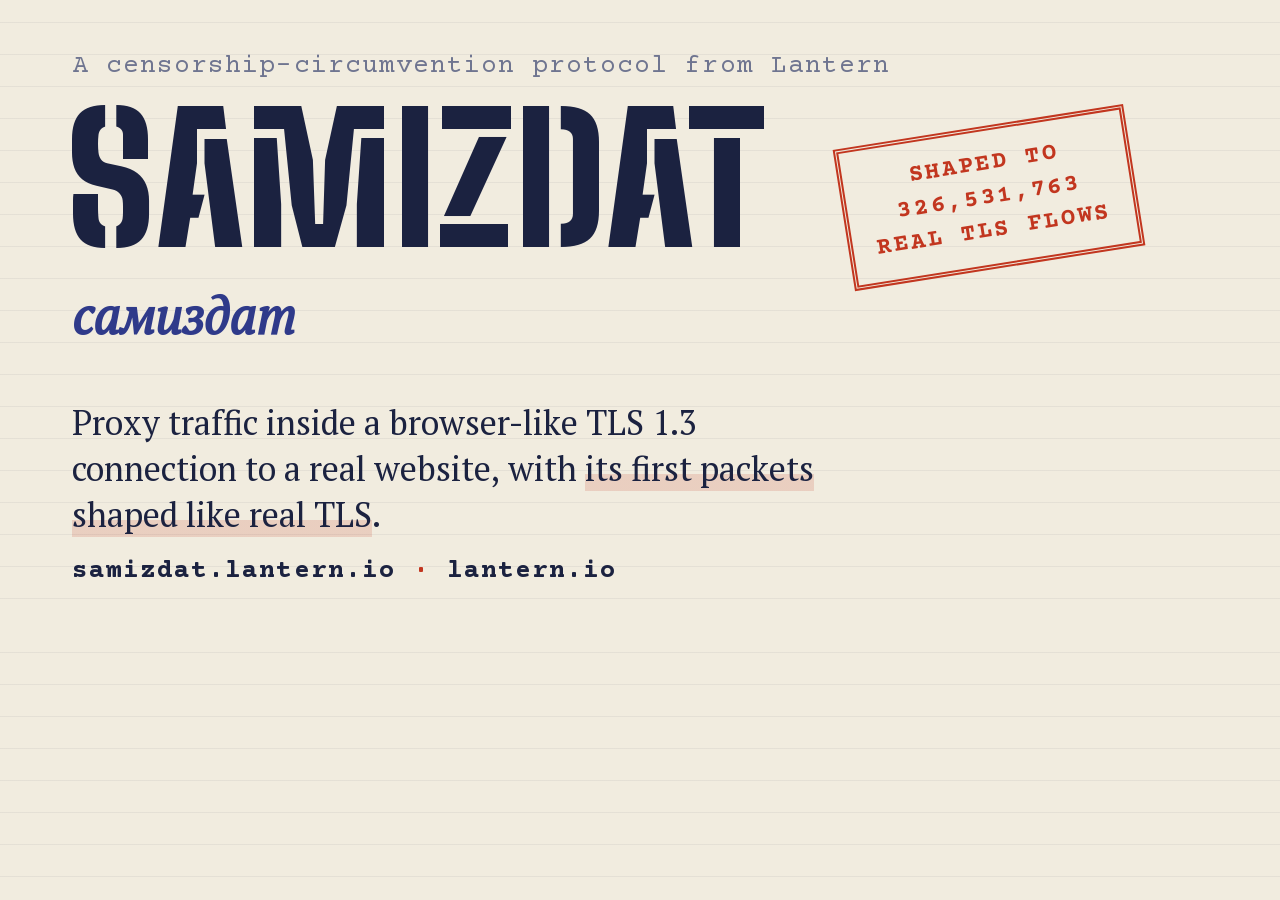
<file: tools/og.html>
<!doctype html>
<html><head><meta charset="utf-8"><link rel="stylesheet" href="../fonts.css">
<style>
html,body{margin:0;width:1200px;height:630px;overflow:hidden}
body{background:#f1ecdf;background-image:repeating-linear-gradient(0deg,transparent 0 31px,rgba(27,34,64,.06) 31px 32px);color:#1b2240;font-family:'PT Serif',serif;position:relative}
.k{position:absolute;left:72px;top:52px;font:400 26px 'Courier Prime',monospace;color:#6f7590;letter-spacing:.04em}
h1{position:absolute;left:66px;top:104px;margin:0;font:900 176px/0.86 'Big Shoulders Stencil',serif;text-transform:uppercase}
.ru{position:absolute;left:72px;top:282px;font:italic 700 50px 'PT Serif',serif;color:#2f3a8a}
.l{position:absolute;left:72px;top:400px;width:780px;font:400 34px/1.35 'PT Serif',serif}
.l em{font-style:normal;background:linear-gradient(transparent 62%,rgba(194,54,31,.16) 62%)}
.s{position:absolute;right:64px;top:126px;transform:rotate(-9deg);border:5px double #c2361f;color:#c2361f;padding:16px 24px;font:700 24px/1.4 'Courier Prime',monospace;letter-spacing:.12em;text-transform:uppercase;text-align:center}
.u{position:absolute;left:72px;bottom:44px;font:700 26px 'Courier Prime',monospace;letter-spacing:.04em}
.u span{color:#c2361f}
</style></head><body>
<div class="k">A censorship-circumvention protocol from Lantern</div>
<h1>Samizdat</h1>
<div class="ru">самиздат</div>
<div class="l">Proxy traffic inside a browser-like TLS 1.3 connection to a real website, with <em>its first packets shaped like real TLS</em>.</div>
<div class="s">Shaped to<br>326,531,763<br>real TLS flows</div>
<div class="u">samizdat.lantern.io <span>·</span> lantern.io</div>
</body></html>
</file>
<file: fonts.css>
/* Self-hosted Google Fonts (SIL Open Font License 1.1): PT Serif, Courier Prime, Big Shoulders Stencil. Latin and Cyrillic subsets. */
@font-face {
  font-family: 'Big Shoulders Stencil';
  font-style: normal;
  font-weight: 700;
  font-display: swap;
  src: url(fonts/big-shoulders-stencil-normal-700-latin.woff2) format('woff2');
  unicode-range: U+0000-00FF, U+0131, U+0152-0153, U+02BB-02BC, U+02C6, U+02DA, U+02DC, U+0304, U+0308, U+0329, U+2000-206F, U+20AC, U+2122, U+2191, U+2193, U+2212, U+2215, U+FEFF, U+FFFD;
}
@font-face {
  font-family: 'Big Shoulders Stencil';
  font-style: normal;
  font-weight: 900;
  font-display: swap;
  src: url(fonts/big-shoulders-stencil-normal-900-latin.woff2) format('woff2');
  unicode-range: U+0000-00FF, U+0131, U+0152-0153, U+02BB-02BC, U+02C6, U+02DA, U+02DC, U+0304, U+0308, U+0329, U+2000-206F, U+20AC, U+2122, U+2191, U+2193, U+2212, U+2215, U+FEFF, U+FFFD;
}
@font-face {
  font-family: 'Courier Prime';
  font-style: normal;
  font-weight: 400;
  font-display: swap;
  src: url(fonts/courier-prime-normal-400-latin.woff2) format('woff2');
  unicode-range: U+0000-00FF, U+0131, U+0152-0153, U+02BB-02BC, U+02C6, U+02DA, U+02DC, U+0304, U+0308, U+0329, U+2000-206F, U+20AC, U+2122, U+2191, U+2193, U+2212, U+2215, U+FEFF, U+FFFD;
}
@font-face {
  font-family: 'Courier Prime';
  font-style: normal;
  font-weight: 700;
  font-display: swap;
  src: url(fonts/courier-prime-normal-700-latin.woff2) format('woff2');
  unicode-range: U+0000-00FF, U+0131, U+0152-0153, U+02BB-02BC, U+02C6, U+02DA, U+02DC, U+0304, U+0308, U+0329, U+2000-206F, U+20AC, U+2122, U+2191, U+2193, U+2212, U+2215, U+FEFF, U+FFFD;
}
@font-face {
  font-family: 'PT Serif';
  font-style: italic;
  font-weight: 400;
  font-display: swap;
  src: url(fonts/pt-serif-italic-400-cyrillic.woff2) format('woff2');
  unicode-range: U+0301, U+0400-045F, U+0490-0491, U+04B0-04B1, U+2116;
}
@font-face {
  font-family: 'PT Serif';
  font-style: italic;
  font-weight: 400;
  font-display: swap;
  src: url(fonts/pt-serif-italic-400-latin.woff2) format('woff2');
  unicode-range: U+0000-00FF, U+0131, U+0152-0153, U+02BB-02BC, U+02C6, U+02DA, U+02DC, U+0304, U+0308, U+0329, U+2000-206F, U+20AC, U+2122, U+2191, U+2193, U+2212, U+2215, U+FEFF, U+FFFD;
}
@font-face {
  font-family: 'PT Serif';
  font-style: normal;
  font-weight: 400;
  font-display: swap;
  src: url(fonts/pt-serif-normal-400-cyrillic.woff2) format('woff2');
  unicode-range: U+0301, U+0400-045F, U+0490-0491, U+04B0-04B1, U+2116;
}
@font-face {
  font-family: 'PT Serif';
  font-style: normal;
  font-weight: 400;
  font-display: swap;
  src: url(fonts/pt-serif-normal-400-latin.woff2) format('woff2');
  unicode-range: U+0000-00FF, U+0131, U+0152-0153, U+02BB-02BC, U+02C6, U+02DA, U+02DC, U+0304, U+0308, U+0329, U+2000-206F, U+20AC, U+2122, U+2191, U+2193, U+2212, U+2215, U+FEFF, U+FFFD;
}
@font-face {
  font-family: 'PT Serif';
  font-style: normal;
  font-weight: 700;
  font-display: swap;
  src: url(fonts/pt-serif-normal-700-cyrillic.woff2) format('woff2');
  unicode-range: U+0301, U+0400-045F, U+0490-0491, U+04B0-04B1, U+2116;
}
@font-face {
  font-family: 'PT Serif';
  font-style: normal;
  font-weight: 700;
  font-display: swap;
  src: url(fonts/pt-serif-normal-700-latin.woff2) format('woff2');
  unicode-range: U+0000-00FF, U+0131, U+0152-0153, U+02BB-02BC, U+02C6, U+02DA, U+02DC, U+0304, U+0308, U+0329, U+2000-206F, U+20AC, U+2122, U+2191, U+2193, U+2212, U+2215, U+FEFF, U+FFFD;
}
</file>
